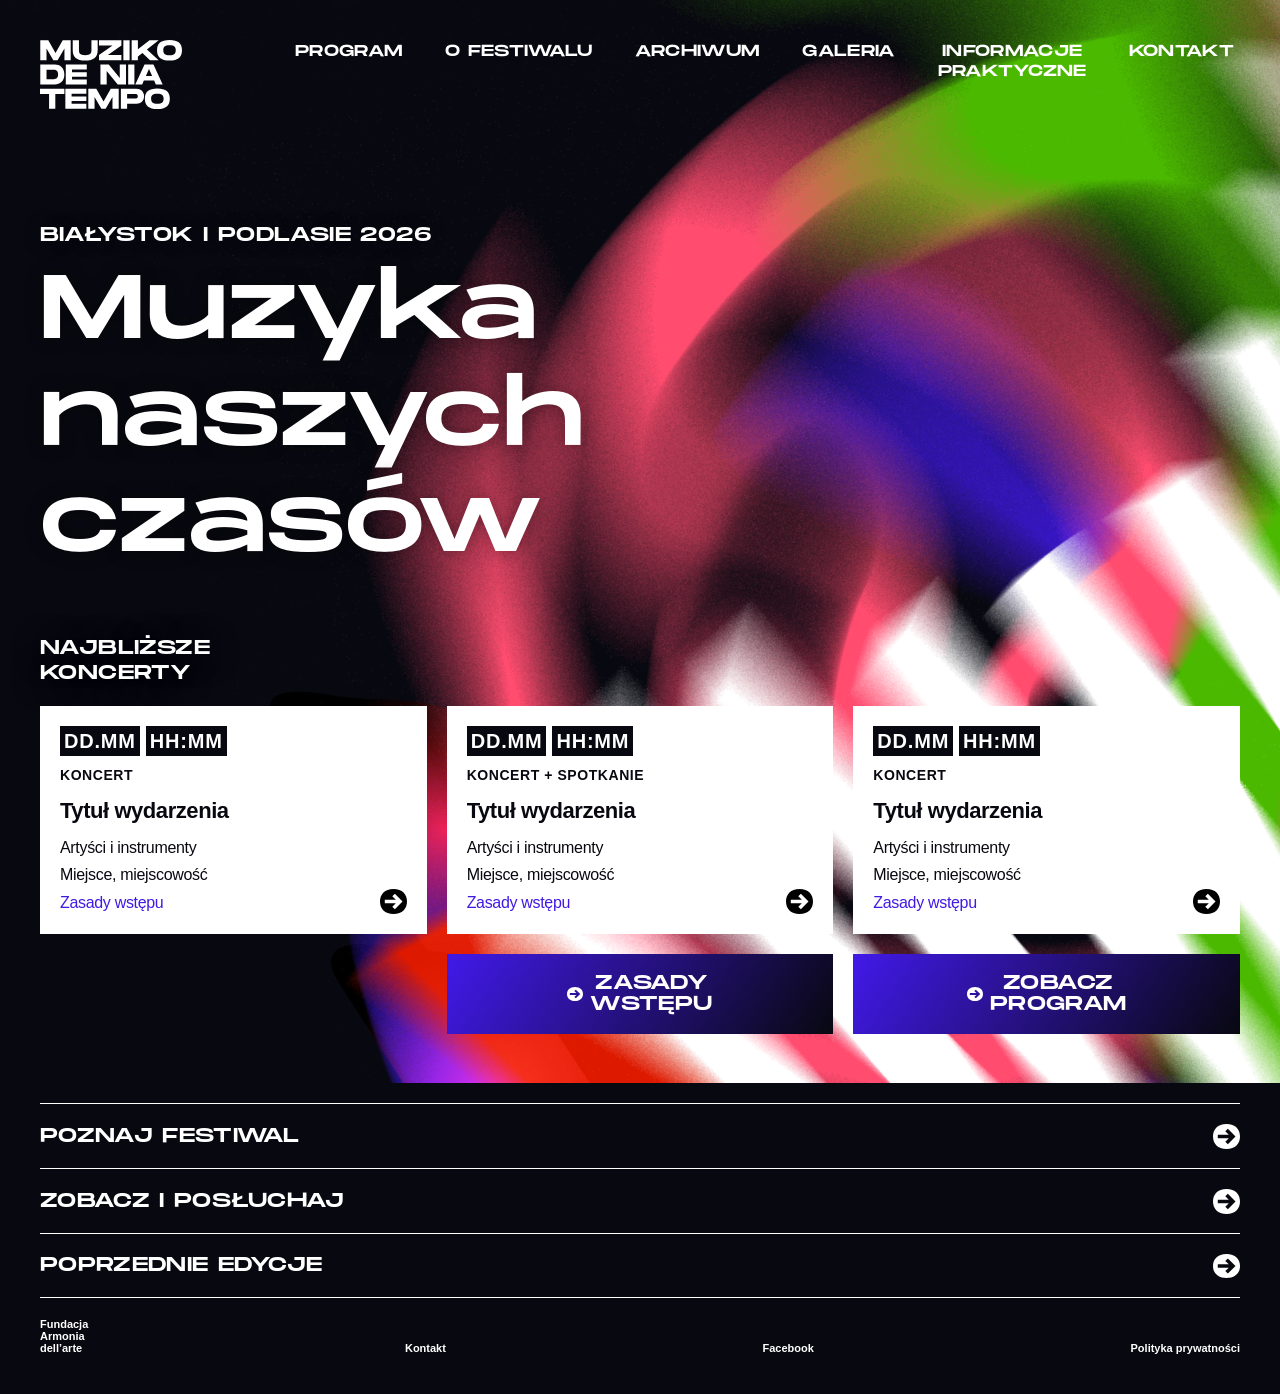
<file: index.html>
<!doctype html>
<html lang="pl">
  <head>
    <meta charset="UTF-8" />
    <meta name="viewport" content="width=device-width, initial-scale=1" />
    <meta name="theme-color" content="#080810" />
    <meta
      name="description"
      content="Muziko de nia tempo — spotkania z muzyką współczesną w Białymstoku i na Podlasiu."
    />
    <link rel="icon" href="assets/logo.svg" type="image/svg+xml" />
    <link rel="stylesheet" href="styles.css?v=20" />
    <script src="script.js" defer></script>
    <title>Muziko de nia tempo</title>
  </head>
  <body>
    <div class="site-shell">
      <div class="artwork artwork--hero" aria-hidden="true">
        <img src="assets/motif.png" alt="" />
      </div>
      <div class="artwork artwork--secondary" aria-hidden="true">
        <img src="assets/motif.png" alt="" />
      </div>
      <header class="site-header">
        <a class="brand" href="index.html" aria-label="Muziko de nia tempo — strona główna">
          <img src="assets/figma-logo-desktop.svg" alt="Muziko de nia tempo" />
        </a>

        <nav class="desktop-nav" aria-label="Główna nawigacja">
          <a href="program.html">Program</a>
          <a href="o-festiwalu.html">O festiwalu</a>
          <a href="archiwum.html">Archiwum</a>
          <a href="galeria.html">Galeria</a>
          <a href="informacje-praktyczne.html">Informacje<br />praktyczne</a>
          <a href="kontakt.html">Kontakt</a>
        </nav>

        <button class="menu-button" type="button" aria-expanded="false" aria-controls="mobile-menu">
          <img class="menu-button__open" src="assets/menu.svg" alt="" />
          <img class="menu-button__close" src="assets/figma-close.svg" alt="" />
          <span class="sr-only">Otwórz menu</span>
        </button>
      </header>

      <nav class="mobile-menu" id="mobile-menu" aria-hidden="true" aria-label="Menu mobilne">
        <div class="mobile-menu__links">
          <a href="program.html">Program</a>
          <a href="o-festiwalu.html">O festiwalu</a>
          <a href="archiwum.html">Archiwum</a>
          <a href="galeria.html">Galeria</a>
          <a href="informacje-praktyczne.html">Informacje<br />praktyczne</a>
          <a href="kontakt.html">Kontakt</a>
        </div>
        <div class="mobile-menu__footer">
          <div class="foundation">Fundacja<br />Armonia<br />dell’arte</div>
          <a href="kontakt.html">Kontakt</a>
          <a href="#facebook">Facebook</a>
          <a href="#polityka">Polityka prywatności</a>
        </div>
      </nav>

      <main id="start">
        <section class="hero" aria-labelledby="hero-title">
          <p class="eyebrow">Białystok i Podlasie 2026</p>
          <h1 id="hero-title">Muzyka<br />naszych<br />czasów</h1>
        </section>

        <section class="events" id="program" aria-labelledby="events-title">
          <h2 id="events-title"><span class="desktop-word">Najbliższe</span><span class="mobile-word">Najbliższy</span><br />koncert<span class="desktop-word">y</span></h2>

          <div class="events-grid">
            <a class="event-card event-card--one" href="wydarzenie.html">
              <div class="event-meta">
                <span>DD.MM</span>
                <span>HH:MM</span>
              </div>
              <p class="event-kind">Koncert</p>
              <h3>Tytuł wydarzenia</h3>
              <div class="event-details">
                <div>
                  <p class="mobile-only">Miejsce</p>
                  <p class="desktop-only">Artyści i instrumenty</p>
                  <p class="mobile-only">Wykonawcy</p>
                  <p class="desktop-only">Miejsce, miejscowość</p>
                  <p class="entry">Zasady wstępu</p>
                </div>
                <img src="assets/icon-arrow-figma.svg" alt="" />
              </div>
            </a>

            <a class="event-card event-card--two" href="wydarzenie.html">
              <div class="event-meta">
                <span>DD.MM</span>
                <span>HH:MM</span>
              </div>
              <p class="event-kind">Koncert + spotkanie</p>
              <h3>Tytuł wydarzenia</h3>
              <div class="event-details">
                <div>
                  <p>Artyści i instrumenty</p>
                  <p>Miejsce, miejscowość</p>
                  <p class="entry">Zasady wstępu</p>
                </div>
                <img src="assets/icon-arrow-figma.svg" alt="" />
              </div>
            </a>

            <a class="event-card event-card--three" href="wydarzenie.html">
              <div class="event-meta">
                <span>DD.MM</span>
                <span>HH:MM</span>
              </div>
              <p class="event-kind">Koncert</p>
              <h3>Tytuł wydarzenia</h3>
              <div class="event-details">
                <div>
                  <p>Artyści i instrumenty</p>
                  <p>Miejsce, miejscowość</p>
                  <p class="entry">Zasady wstępu</p>
                </div>
                <img src="assets/icon-arrow-figma.svg" alt="" />
              </div>
            </a>

            <a class="event-action event-action--entry" href="informacje-praktyczne.html">
              <img class="cta-icon" src="assets/icon-arrow-figma.svg" alt="" />
              <span>Zasady<br />wstępu</span>
            </a>
            <a class="event-action event-action--program" href="program.html">
              <img class="cta-icon" src="assets/icon-arrow-figma.svg" alt="" />
              <span>Zobacz<br />program</span>
            </a>
          </div>
        </section>

        <nav class="section-links" aria-label="Pozostałe części serwisu">
          <a id="o-festiwalu" href="o-festiwalu.html">
            <span>Poznaj festiwal</span>
            <img src="assets/icon-arrow-figma.svg" alt="" />
          </a>
          <a id="galeria" href="galeria.html">
            <span>Zobacz i posłuchaj</span>
            <img src="assets/icon-arrow-figma.svg" alt="" />
          </a>
          <a id="archiwum" href="archiwum.html">
            <span>Poprzednie edycje</span>
            <img src="assets/icon-arrow-figma.svg" alt="" />
          </a>
        </nav>
      </main>

      <footer class="site-footer" id="kontakt">
        <div class="foundation">Fundacja<br />Armonia<br />dell’arte</div>
        <a href="kontakt.html">Kontakt</a>
        <a id="facebook" href="#facebook">Facebook</a>
        <a id="polityka" href="#polityka">Polityka prywatności</a>
      </footer>

      <span id="informacje" class="anchor"></span>
      <span id="wydarzenie-1" class="anchor"></span>
      <span id="wydarzenie-2" class="anchor"></span>
      <span id="wydarzenie-3" class="anchor"></span>
    </div>
  </body>
</html>
</file>
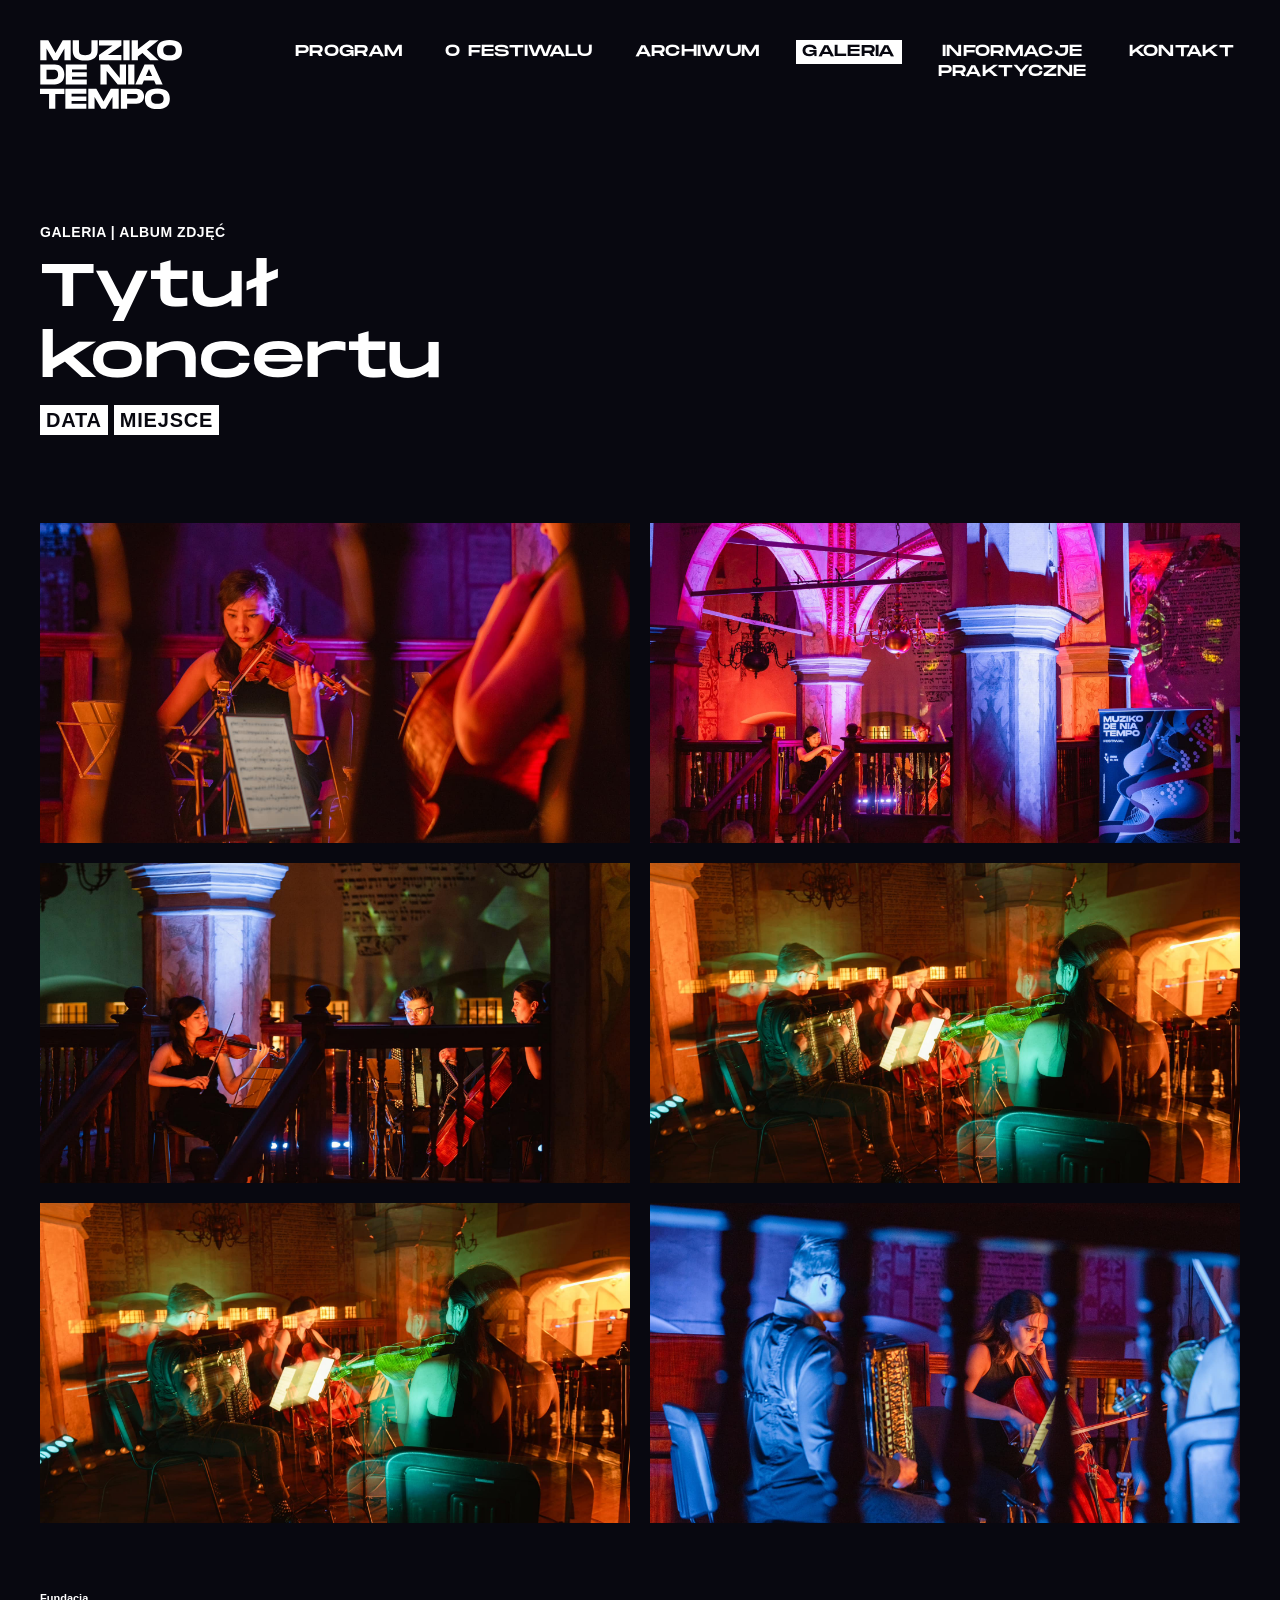
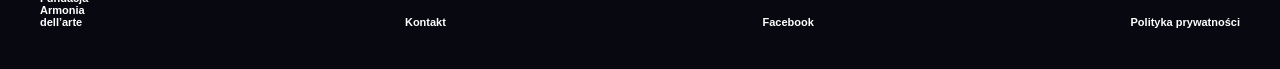
<file: album-zdjec.html>
<!doctype html>
<html lang="pl">
  <head><meta charset="UTF-8" /><meta name="viewport" content="width=device-width, initial-scale=1" /><meta name="theme-color" content="#080810" /><meta name="description" content="Album zdjęć z koncertu festiwalu Muziko de nia tempo." /><link rel="icon" href="assets/logo.svg" type="image/svg+xml" /><link rel="stylesheet" href="styles.css?v=20" /><script src="script.js" defer></script><title>Tytuł koncertu — Galeria — Muziko de nia tempo</title></head>
  <body class="inner-page gallery-album-page">
    <div class="site-shell subpage-shell album-shell"><div class="top-fade" aria-hidden="true"><img src="assets/top-fade.png" alt="" /></div>
      <header class="site-header"><a class="brand" href="index.html" aria-label="Muziko de nia tempo — strona główna"><img src="assets/figma-logo-desktop.svg" alt="Muziko de nia tempo" /></a><nav class="desktop-nav" aria-label="Główna nawigacja"><a href="program.html">Program</a><a href="o-festiwalu.html">O festiwalu</a><a href="archiwum.html">Archiwum</a><a class="is-active" aria-current="page" href="galeria.html">Galeria</a><a href="informacje-praktyczne.html">Informacje<br />praktyczne</a><a href="kontakt.html">Kontakt</a></nav><button class="menu-button" type="button" aria-expanded="false" aria-controls="mobile-menu"><img class="menu-button__open" src="assets/menu.svg" alt="" /><img class="menu-button__close" src="assets/figma-close.svg" alt="" /><span class="sr-only">Otwórz menu</span></button></header>
      <nav class="mobile-menu" id="mobile-menu" aria-hidden="true" aria-label="Menu mobilne"><div class="mobile-menu__links"><a href="program.html">Program</a><a href="o-festiwalu.html">O festiwalu</a><a href="archiwum.html">Archiwum</a><a aria-current="page" href="galeria.html">Galeria</a><a href="informacje-praktyczne.html">Informacje<br />praktyczne</a><a href="kontakt.html">Kontakt</a></div><div class="mobile-menu__footer"><div class="foundation">Fundacja<br />Armonia<br />dell’arte</div><a href="kontakt.html">Kontakt</a><a href="#facebook">Facebook</a><a href="#polityka">Polityka prywatności</a></div></nav>
      <main class="album-main">
        <header class="album-hero"><p class="album-kicker">Galeria | album zdjęć</p><h1><span>Tytuł</span><span>koncertu</span></h1><div class="album-tags" aria-label="Informacje o koncercie"><span>Data</span><span>Miejsce</span></div></header>
        <section class="album-gallery" aria-label="Zdjęcia z koncertu"><div class="album-grid">
          <figure class="album-photo album-photo--1"><img src="assets/album-1.png" alt="Skrzypaczka podczas koncertu" /></figure>
          <figure class="album-photo album-photo--2"><img src="assets/album-2.png" alt="Wnętrze miejsca koncertu w kolorowym świetle" /></figure>
          <figure class="album-photo album-photo--3"><img src="assets/album-3.png" alt="Muzycy na scenie podczas koncertu" /></figure>
          <figure class="album-photo album-photo--4"><img src="assets/album-4.png" alt="Zespół kameralny podczas występu" /></figure>
          <figure class="album-photo album-photo--repeat" aria-hidden="true"><img src="assets/album-3.png" alt="" /></figure>
          <figure class="album-photo album-photo--5"><img src="assets/album-5.png" alt="Artyści podczas koncertu" /></figure>
        </div></section>
      </main>
      <footer class="site-footer"><div class="foundation">Fundacja<br />Armonia<br />dell’arte</div><a href="kontakt.html">Kontakt</a><a id="facebook" href="#facebook">Facebook</a><a id="polityka" href="#polityka">Polityka prywatności</a></footer>
    </div>
  </body>
</html>
</file>
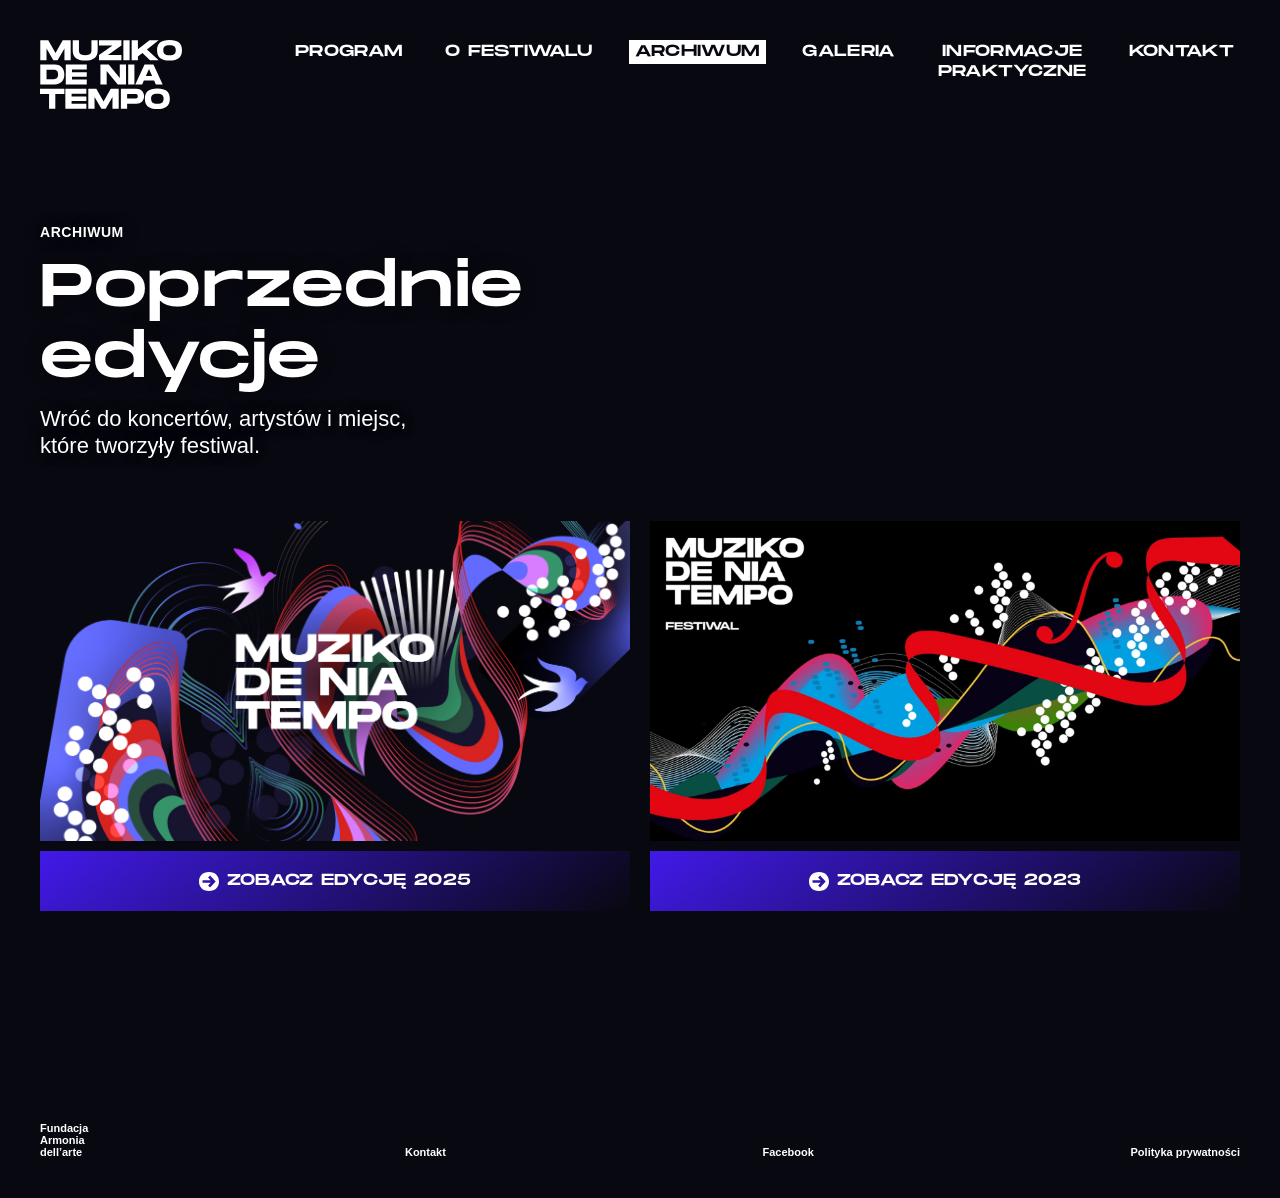
<file: archiwum.html>
<!doctype html>
<html lang="pl">
  <head><meta charset="UTF-8" /><meta name="viewport" content="width=device-width, initial-scale=1" /><meta name="theme-color" content="#080810" /><meta name="description" content="Poprzednie edycje festiwalu Muziko de nia tempo." /><link rel="icon" href="assets/logo.svg" type="image/svg+xml" /><link rel="stylesheet" href="styles.css?v=20" /><script src="script.js" defer></script><title>Archiwum — Muziko de nia tempo</title></head>
  <body class="inner-page archive-page">
    <div class="site-shell subpage-shell"><div class="top-fade" aria-hidden="true"><img src="assets/top-fade.png" alt="" /></div>
      <header class="site-header"><a class="brand" href="index.html" aria-label="Muziko de nia tempo — strona główna"><img src="assets/figma-logo-desktop.svg" alt="Muziko de nia tempo" /></a><nav class="desktop-nav" aria-label="Główna nawigacja"><a href="program.html">Program</a><a href="o-festiwalu.html">O festiwalu</a><a class="is-active" aria-current="page" href="archiwum.html">Archiwum</a><a href="galeria.html">Galeria</a><a href="informacje-praktyczne.html">Informacje<br />praktyczne</a><a href="kontakt.html">Kontakt</a></nav><button class="menu-button" type="button" aria-expanded="false" aria-controls="mobile-menu"><img class="menu-button__open" src="assets/menu.svg" alt="" /><img class="menu-button__close" src="assets/figma-close.svg" alt="" /><span class="sr-only">Otwórz menu</span></button></header>
      <nav class="mobile-menu" id="mobile-menu" aria-hidden="true" aria-label="Menu mobilne"><div class="mobile-menu__links"><a href="program.html">Program</a><a href="o-festiwalu.html">O festiwalu</a><a aria-current="page" href="archiwum.html">Archiwum</a><a href="galeria.html">Galeria</a><a href="informacje-praktyczne.html">Informacje<br />praktyczne</a><a href="kontakt.html">Kontakt</a></div><div class="mobile-menu__footer"><div class="foundation">Fundacja<br />Armonia<br />dell’arte</div><a href="kontakt.html">Kontakt</a><a href="#facebook">Facebook</a><a href="#polityka">Polityka prywatności</a></div></nav>
      <main class="subpage-main"><header class="page-hero"><p class="page-kicker">Archiwum</p><h1>Poprzednie<br />edycje</h1><p class="page-lead">Wróć do koncertów, artystów i miejsc,<br />które tworzyły festiwal.</p></header>
        <div class="archive-grid"><article class="archive-card"><img src="assets/archive-2025.png" alt="Identyfikacja wizualna edycji 2025" /><a href="#"><img class="cta-icon" src="assets/icon-arrow-figma.svg" alt="" /><span>Zobacz edycję 2025</span></a></article><article class="archive-card"><img src="assets/archive-2023.png" alt="Identyfikacja wizualna edycji 2023" /><a href="#"><img class="cta-icon" src="assets/icon-arrow-figma.svg" alt="" /><span>Zobacz edycję 2023</span></a></article></div>
      </main>
      <footer class="site-footer"><div class="foundation">Fundacja<br />Armonia<br />dell’arte</div><a href="kontakt.html">Kontakt</a><a id="facebook" href="#facebook">Facebook</a><a id="polityka" href="#polityka">Polityka prywatności</a></footer>
    </div>
  </body>
</html>
</file>
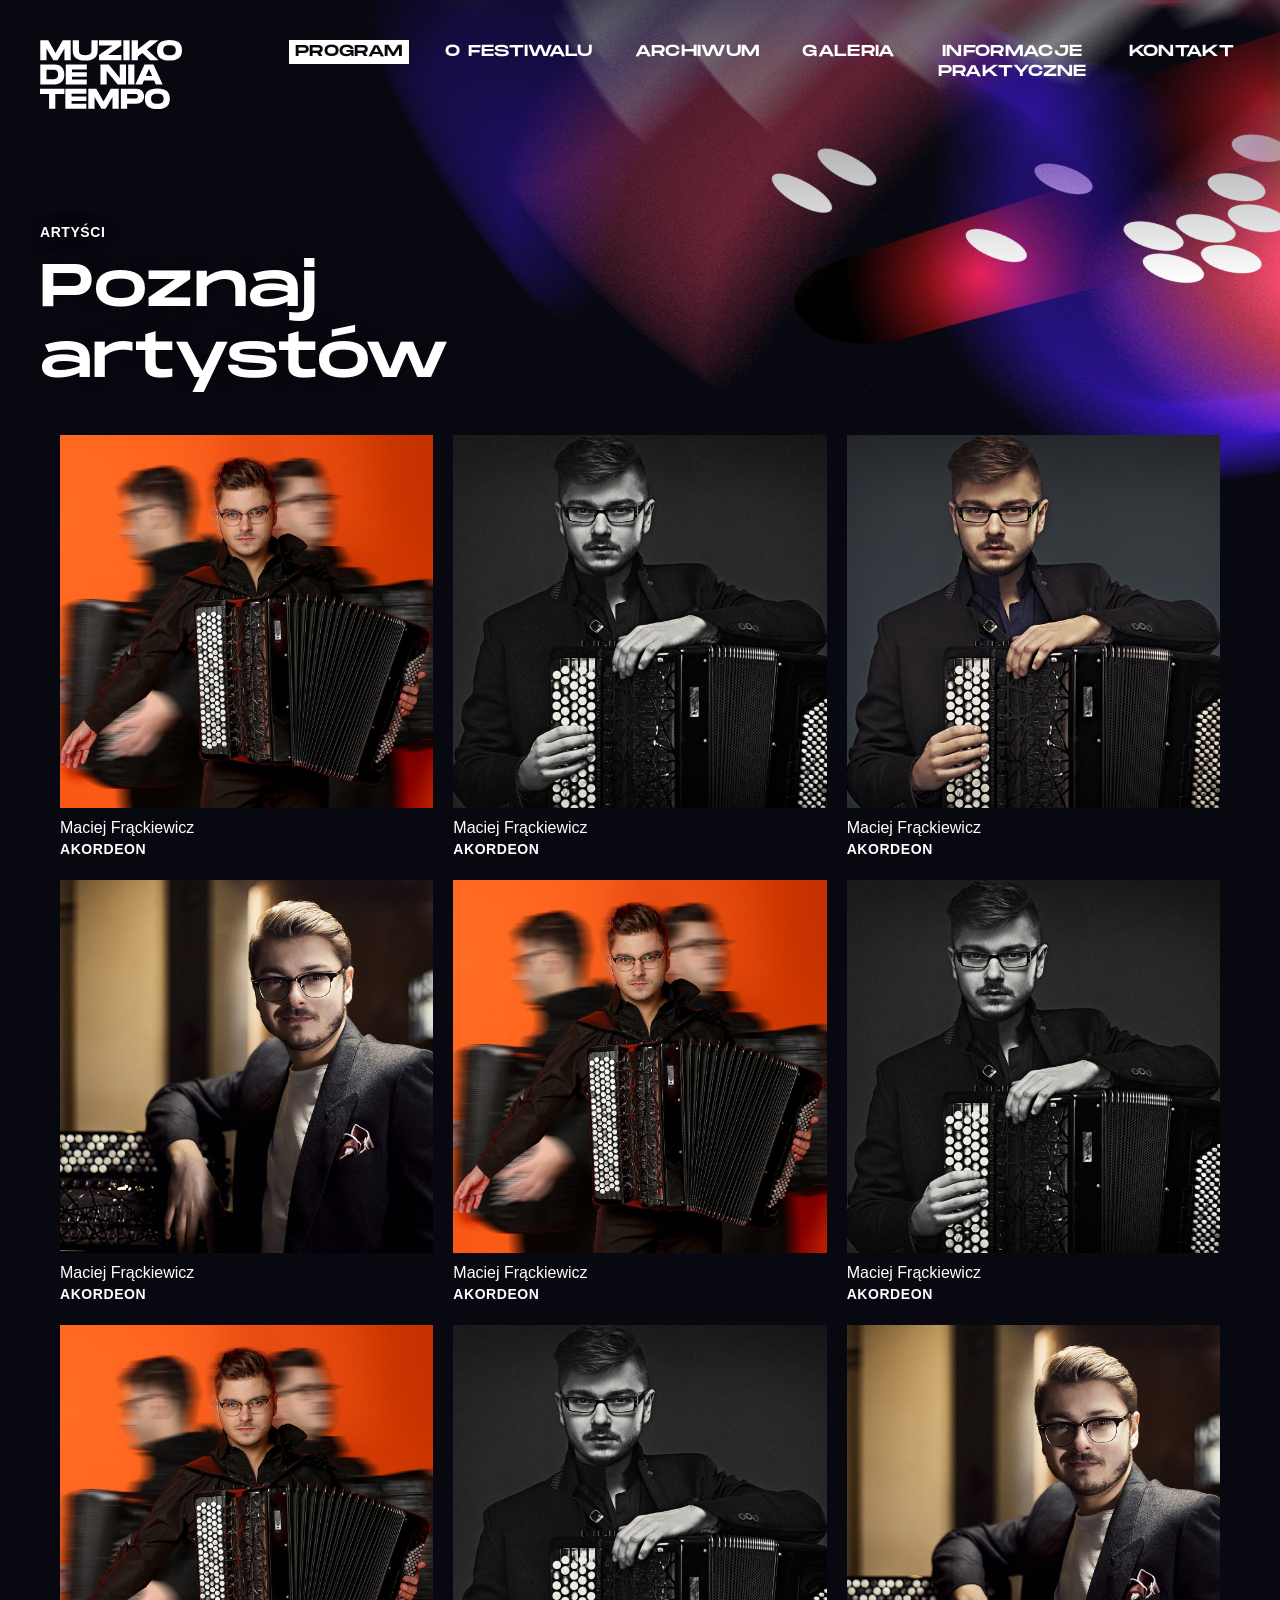
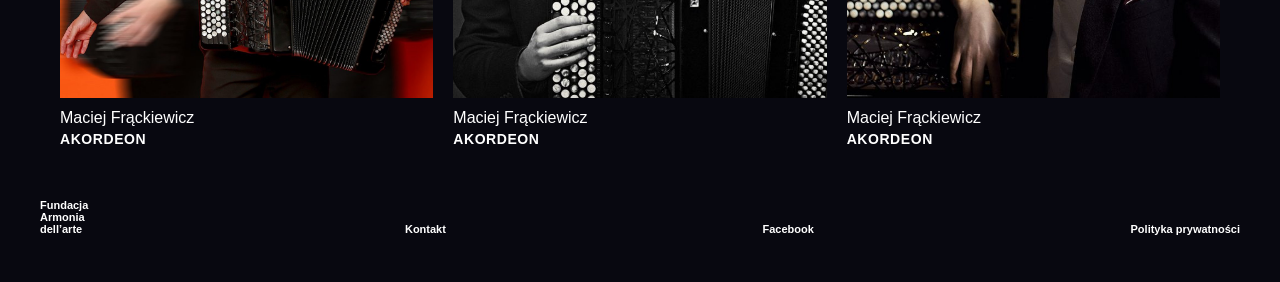
<file: artysci.html>
<!doctype html>
<html lang="pl">
  <head>
    <meta charset="UTF-8" />
    <meta name="viewport" content="width=device-width, initial-scale=1" />
    <meta name="theme-color" content="#080810" />
    <meta name="description" content="Artyści festiwalu Muziko de nia tempo." />
    <link rel="icon" href="assets/logo.svg" type="image/svg+xml" />
    <link rel="stylesheet" href="styles.css?v=20" />
    <script src="script.js?v=2" defer></script>
    <title>Poznaj artystów — Muziko de nia tempo</title>
  </head>
  <body class="inner-page artists-page">
    <div class="site-shell subpage-shell artists-shell">
      <div class="subpage-artwork" aria-hidden="true"><img src="assets/motif.png" alt="" /></div>
      <div class="top-fade" aria-hidden="true"><img src="assets/top-fade.png" alt="" /></div>

      <header class="site-header">
        <a class="brand" href="index.html" aria-label="Muziko de nia tempo — strona główna"><img src="assets/figma-logo-desktop.svg" alt="Muziko de nia tempo" /></a>
        <nav class="desktop-nav" aria-label="Główna nawigacja">
          <a class="is-active" aria-current="page" href="program.html">Program</a><a href="o-festiwalu.html">O festiwalu</a><a href="archiwum.html">Archiwum</a><a href="galeria.html">Galeria</a><a href="informacje-praktyczne.html">Informacje<br />praktyczne</a><a href="kontakt.html">Kontakt</a>
        </nav>
        <button class="menu-button" type="button" aria-expanded="false" aria-controls="mobile-menu"><img class="menu-button__open" src="assets/menu.svg" alt="" /><img class="menu-button__close" src="assets/figma-close.svg" alt="" /><span class="sr-only">Otwórz menu</span></button>
      </header>

      <nav class="mobile-menu" id="mobile-menu" aria-hidden="true" aria-label="Menu mobilne">
        <div class="mobile-menu__links"><a aria-current="page" href="program.html">Program</a><a href="o-festiwalu.html">O festiwalu</a><a href="archiwum.html">Archiwum</a><a href="galeria.html">Galeria</a><a href="informacje-praktyczne.html">Informacje<br />praktyczne</a><a href="kontakt.html">Kontakt</a></div>
        <div class="mobile-menu__footer"><div class="foundation">Fundacja<br />Armonia<br />dell’arte</div><a href="kontakt.html">Kontakt</a><a href="#facebook">Facebook</a><a href="#polityka">Polityka prywatności</a></div>
      </nav>

      <main class="subpage-main">
        <header class="page-hero"><p class="page-kicker">Artyści</p><h1>Poznaj<br />artystów</h1></header>
        <section class="artists-directory" aria-label="Artyści festiwalu">
          <div class="artists-directory__grid">
            <article class="artist-card">
              <button class="artist-card__visual" type="button" aria-expanded="false"><img src="assets/event-main.png" alt="Maciej Frąckiewicz z akordeonem" /><span class="artist-card__shade" aria-hidden="true"></span><span class="artist-card__bio">Krótki opis: Lorem ipsum dolor sit amet, consectetur adipiscing elit, sed do eiusmod tempor incididunt ut labore et dolore magna aliqua. Ut enim ad minim veniam, quis nostrud exercitation ullamco laboris nisi ut aliquip ex ea commodo consequat. Duis aute irure dolor in reprehenderit in voluptate velit esse cillum dolore eu fugiat nulla pariatur. Excepteur sint occaecat cupidatat non proident, sunt in culpa qui officia deserunt mollit anim id est laborum.</span></button>
              <h2>Maciej Frąckiewicz</h2><p>Akordeon</p>
            </article>
            <article class="artist-card">
              <button class="artist-card__visual" type="button" aria-expanded="false"><img src="assets/event-artist-2.png" alt="Maciej Frąckiewicz z akordeonem" /><span class="artist-card__shade" aria-hidden="true"></span><span class="artist-card__bio">Krótki opis: Lorem ipsum dolor sit amet, consectetur adipiscing elit, sed do eiusmod tempor incididunt ut labore et dolore magna aliqua. Ut enim ad minim veniam, quis nostrud exercitation ullamco laboris nisi ut aliquip ex ea commodo consequat. Duis aute irure dolor in reprehenderit in voluptate velit esse cillum dolore eu fugiat nulla pariatur. Excepteur sint occaecat cupidatat non proident, sunt in culpa qui officia deserunt mollit anim id est laborum.</span></button>
              <h2>Maciej Frąckiewicz</h2><p>Akordeon</p>
            </article>
            <article class="artist-card">
              <button class="artist-card__visual" type="button" aria-expanded="false"><img src="assets/event-artist-3.png" alt="Maciej Frąckiewicz z akordeonem" /><span class="artist-card__shade" aria-hidden="true"></span><span class="artist-card__bio">Krótki opis: Lorem ipsum dolor sit amet, consectetur adipiscing elit, sed do eiusmod tempor incididunt ut labore et dolore magna aliqua. Ut enim ad minim veniam, quis nostrud exercitation ullamco laboris nisi ut aliquip ex ea commodo consequat. Duis aute irure dolor in reprehenderit in voluptate velit esse cillum dolore eu fugiat nulla pariatur. Excepteur sint occaecat cupidatat non proident, sunt in culpa qui officia deserunt mollit anim id est laborum.</span></button>
              <h2>Maciej Frąckiewicz</h2><p>Akordeon</p>
            </article>
            <article class="artist-card">
              <button class="artist-card__visual" type="button" aria-expanded="false"><img src="assets/event-artist-4.png" alt="Maciej Frąckiewicz z akordeonem" /><span class="artist-card__shade" aria-hidden="true"></span><span class="artist-card__bio">Krótki opis: Lorem ipsum dolor sit amet, consectetur adipiscing elit, sed do eiusmod tempor incididunt ut labore et dolore magna aliqua. Ut enim ad minim veniam, quis nostrud exercitation ullamco laboris nisi ut aliquip ex ea commodo consequat. Duis aute irure dolor in reprehenderit in voluptate velit esse cillum dolore eu fugiat nulla pariatur. Excepteur sint occaecat cupidatat non proident, sunt in culpa qui officia deserunt mollit anim id est laborum.</span></button>
              <h2>Maciej Frąckiewicz</h2><p>Akordeon</p>
            </article>
            <article class="artist-card">
              <button class="artist-card__visual" type="button" aria-expanded="false"><img src="assets/event-main.png" alt="Maciej Frąckiewicz z akordeonem" /><span class="artist-card__shade" aria-hidden="true"></span><span class="artist-card__bio">Krótki opis: Lorem ipsum dolor sit amet, consectetur adipiscing elit, sed do eiusmod tempor incididunt ut labore et dolore magna aliqua. Ut enim ad minim veniam, quis nostrud exercitation ullamco laboris nisi ut aliquip ex ea commodo consequat. Duis aute irure dolor in reprehenderit in voluptate velit esse cillum dolore eu fugiat nulla pariatur. Excepteur sint occaecat cupidatat non proident, sunt in culpa qui officia deserunt mollit anim id est laborum.</span></button>
              <h2>Maciej Frąckiewicz</h2><p>Akordeon</p>
            </article>
            <article class="artist-card">
              <button class="artist-card__visual" type="button" aria-expanded="false"><img src="assets/event-artist-2.png" alt="Maciej Frąckiewicz z akordeonem" /><span class="artist-card__shade" aria-hidden="true"></span><span class="artist-card__bio">Krótki opis: Lorem ipsum dolor sit amet, consectetur adipiscing elit, sed do eiusmod tempor incididunt ut labore et dolore magna aliqua. Ut enim ad minim veniam, quis nostrud exercitation ullamco laboris nisi ut aliquip ex ea commodo consequat. Duis aute irure dolor in reprehenderit in voluptate velit esse cillum dolore eu fugiat nulla pariatur. Excepteur sint occaecat cupidatat non proident, sunt in culpa qui officia deserunt mollit anim id est laborum.</span></button>
              <h2>Maciej Frąckiewicz</h2><p>Akordeon</p>
            </article>
            <article class="artist-card">
              <button class="artist-card__visual" type="button" aria-expanded="false"><img src="assets/event-main.png" alt="Maciej Frąckiewicz z akordeonem" /><span class="artist-card__shade" aria-hidden="true"></span><span class="artist-card__bio">Krótki opis: Lorem ipsum dolor sit amet, consectetur adipiscing elit, sed do eiusmod tempor incididunt ut labore et dolore magna aliqua. Ut enim ad minim veniam, quis nostrud exercitation ullamco laboris nisi ut aliquip ex ea commodo consequat. Duis aute irure dolor in reprehenderit in voluptate velit esse cillum dolore eu fugiat nulla pariatur. Excepteur sint occaecat cupidatat non proident, sunt in culpa qui officia deserunt mollit anim id est laborum.</span></button>
              <h2>Maciej Frąckiewicz</h2><p>Akordeon</p>
            </article>
            <article class="artist-card">
              <button class="artist-card__visual" type="button" aria-expanded="false"><img src="assets/event-artist-2.png" alt="Maciej Frąckiewicz z akordeonem" /><span class="artist-card__shade" aria-hidden="true"></span><span class="artist-card__bio">Krótki opis: Lorem ipsum dolor sit amet, consectetur adipiscing elit, sed do eiusmod tempor incididunt ut labore et dolore magna aliqua. Ut enim ad minim veniam, quis nostrud exercitation ullamco laboris nisi ut aliquip ex ea commodo consequat. Duis aute irure dolor in reprehenderit in voluptate velit esse cillum dolore eu fugiat nulla pariatur. Excepteur sint occaecat cupidatat non proident, sunt in culpa qui officia deserunt mollit anim id est laborum.</span></button>
              <h2>Maciej Frąckiewicz</h2><p>Akordeon</p>
            </article>
            <article class="artist-card">
              <button class="artist-card__visual" type="button" aria-expanded="false"><img src="assets/event-artist-4.png" alt="Maciej Frąckiewicz z akordeonem" /><span class="artist-card__shade" aria-hidden="true"></span><span class="artist-card__bio">Krótki opis: Lorem ipsum dolor sit amet, consectetur adipiscing elit, sed do eiusmod tempor incididunt ut labore et dolore magna aliqua. Ut enim ad minim veniam, quis nostrud exercitation ullamco laboris nisi ut aliquip ex ea commodo consequat. Duis aute irure dolor in reprehenderit in voluptate velit esse cillum dolore eu fugiat nulla pariatur. Excepteur sint occaecat cupidatat non proident, sunt in culpa qui officia deserunt mollit anim id est laborum.</span></button>
              <h2>Maciej Frąckiewicz</h2><p>Akordeon</p>
            </article>
          </div>
        </section>
      </main>

      <footer class="site-footer"><div class="foundation">Fundacja<br />Armonia<br />dell’arte</div><a href="kontakt.html">Kontakt</a><a id="facebook" href="#facebook">Facebook</a><a id="polityka" href="#polityka">Polityka prywatności</a></footer>
    </div>
  </body>
</html>
</file>
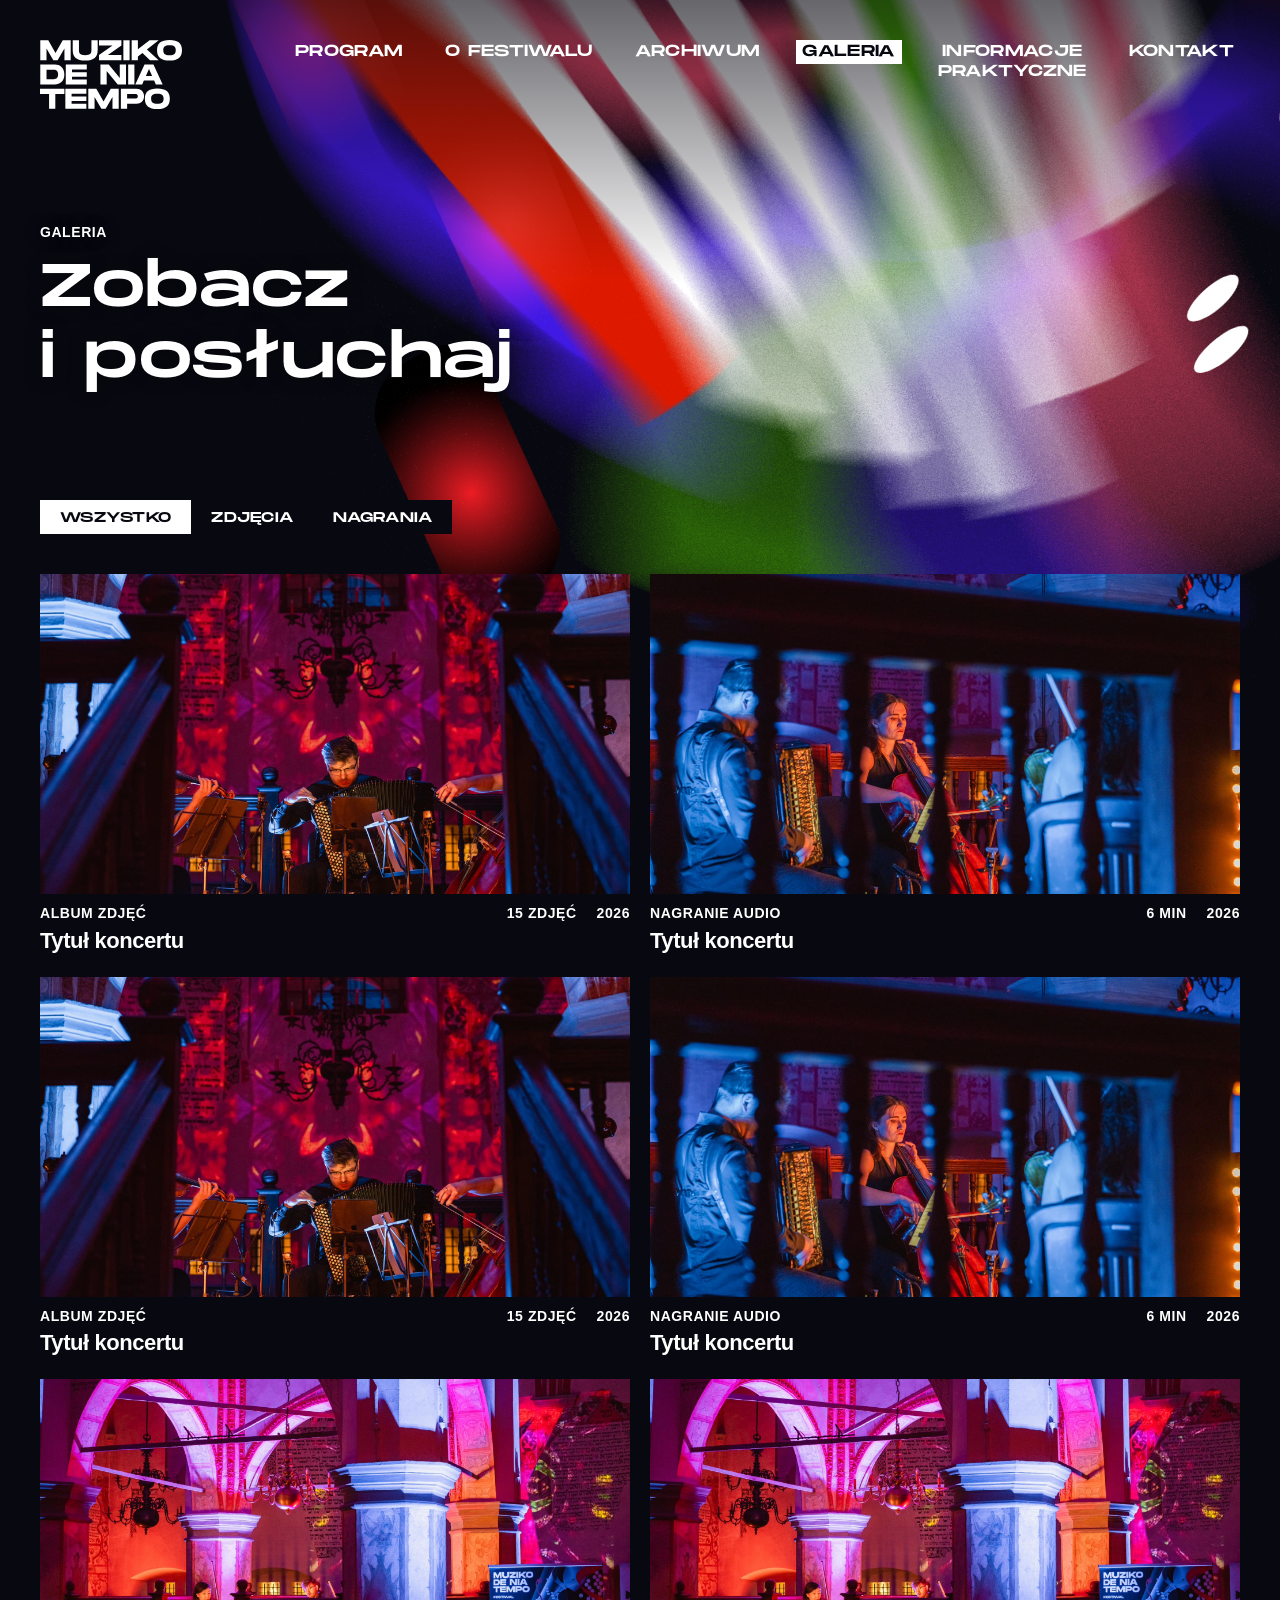
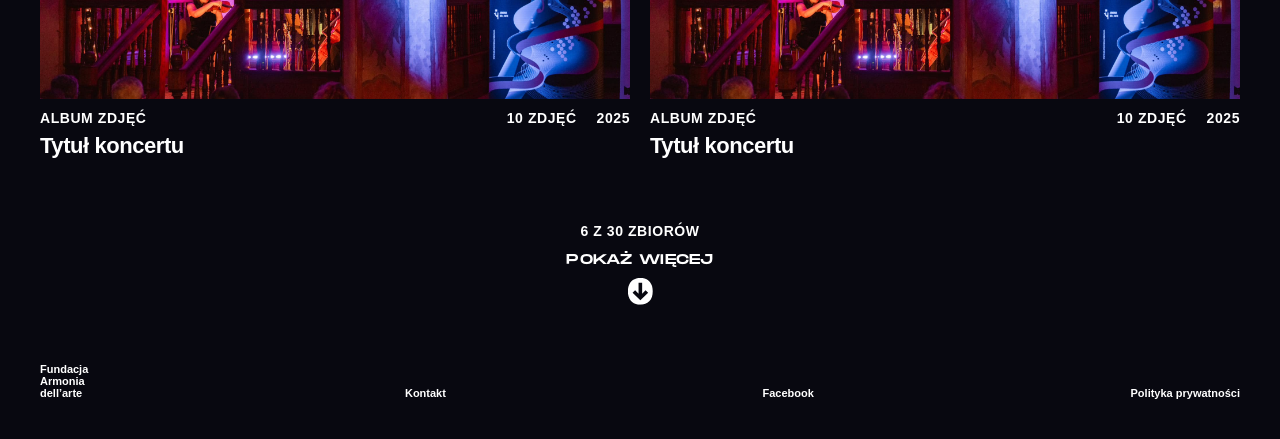
<file: galeria.html>
<!doctype html>
<html lang="pl">
  <head><meta charset="UTF-8" /><meta name="viewport" content="width=device-width, initial-scale=1" /><meta name="theme-color" content="#080810" /><meta name="description" content="Zdjęcia i nagrania z festiwalu Muziko de nia tempo." /><link rel="icon" href="assets/logo.svg" type="image/svg+xml" /><link rel="stylesheet" href="styles.css?v=20" /><script src="script.js" defer></script><title>Galeria — Muziko de nia tempo</title></head>
  <body class="inner-page gallery-page">
    <div class="site-shell subpage-shell"><div class="subpage-artwork" aria-hidden="true"><img src="assets/motif.png" alt="" /></div><div class="top-fade" aria-hidden="true"><img src="assets/top-fade.png" alt="" /></div>
      <header class="site-header"><a class="brand" href="index.html" aria-label="Muziko de nia tempo — strona główna"><img src="assets/figma-logo-desktop.svg" alt="Muziko de nia tempo" /></a><nav class="desktop-nav" aria-label="Główna nawigacja"><a href="program.html">Program</a><a href="o-festiwalu.html">O festiwalu</a><a href="archiwum.html">Archiwum</a><a class="is-active" aria-current="page" href="galeria.html">Galeria</a><a href="informacje-praktyczne.html">Informacje<br />praktyczne</a><a href="kontakt.html">Kontakt</a></nav><button class="menu-button" type="button" aria-expanded="false" aria-controls="mobile-menu"><img class="menu-button__open" src="assets/menu.svg" alt="" /><img class="menu-button__close" src="assets/figma-close.svg" alt="" /><span class="sr-only">Otwórz menu</span></button></header>
      <nav class="mobile-menu" id="mobile-menu" aria-hidden="true" aria-label="Menu mobilne"><div class="mobile-menu__links"><a href="program.html">Program</a><a href="o-festiwalu.html">O festiwalu</a><a href="archiwum.html">Archiwum</a><a aria-current="page" href="galeria.html">Galeria</a><a href="informacje-praktyczne.html">Informacje<br />praktyczne</a><a href="kontakt.html">Kontakt</a></div><div class="mobile-menu__footer"><div class="foundation">Fundacja<br />Armonia<br />dell’arte</div><a href="kontakt.html">Kontakt</a><a href="#facebook">Facebook</a><a href="#polityka">Polityka prywatności</a></div></nav>
      <main class="subpage-main"><header class="page-hero"><p class="page-kicker">Galeria</p><h1>Zobacz<br />i posłuchaj</h1></header>
        <section class="gallery-section"><div class="filter-tabs gallery-tabs" role="group" aria-label="Filtr galerii"><button class="is-selected" type="button" data-filter="all">Wszystko</button><button type="button" data-filter="photo">Zdjęcia</button><button type="button" data-filter="audio">Nagrania</button></div>
          <div class="gallery-grid">
            <a class="gallery-card" data-kind="photo" href="album-zdjec.html"><img src="assets/gallery-2.png" alt="Koncert w zabytkowym wnętrzu" /><div class="gallery-meta"><span>Album zdjęć</span><span>15 zdjęć</span><span>2026</span></div><h2>Tytuł koncertu</h2></a>
            <article class="gallery-card" data-kind="audio"><img src="assets/gallery-1.png" alt="Muzycy i publiczność podczas koncertu" /><div class="gallery-meta"><span>Nagranie audio</span><span>6 min</span><span>2026</span></div><h2>Tytuł koncertu</h2></article>
            <article class="gallery-card" data-kind="photo"><img src="assets/gallery-2.png" alt="Koncert w zabytkowym wnętrzu" /><div class="gallery-meta"><span>Album zdjęć</span><span>15 zdjęć</span><span>2026</span></div><h2>Tytuł koncertu</h2></article>
            <article class="gallery-card" data-kind="audio"><img src="assets/gallery-1.png" alt="Muzycy i publiczność podczas koncertu" /><div class="gallery-meta"><span>Nagranie audio</span><span>6 min</span><span>2026</span></div><h2>Tytuł koncertu</h2></article>
            <article class="gallery-card" data-kind="photo"><img src="assets/gallery-3.png" alt="Muzyk podczas koncertu" /><div class="gallery-meta"><span>Album zdjęć</span><span>10 zdjęć</span><span>2025</span></div><h2>Tytuł koncertu</h2></article>
            <article class="gallery-card" data-kind="photo"><img src="assets/gallery-3.png" alt="Muzyk podczas koncertu" /><div class="gallery-meta"><span>Album zdjęć</span><span>10 zdjęć</span><span>2025</span></div><h2>Tytuł koncertu</h2></article>
          </div>
          <div class="load-more gallery-more"><p>6 z 30 zbiorów</p><button type="button">Pokaż więcej<img src="assets/icon-arrow-figma.svg" alt="" /></button></div>
        </section>
      </main>
      <footer class="site-footer"><div class="foundation">Fundacja<br />Armonia<br />dell’arte</div><a href="kontakt.html">Kontakt</a><a id="facebook" href="#facebook">Facebook</a><a id="polityka" href="#polityka">Polityka prywatności</a></footer>
    </div>
  </body>
</html>
</file>
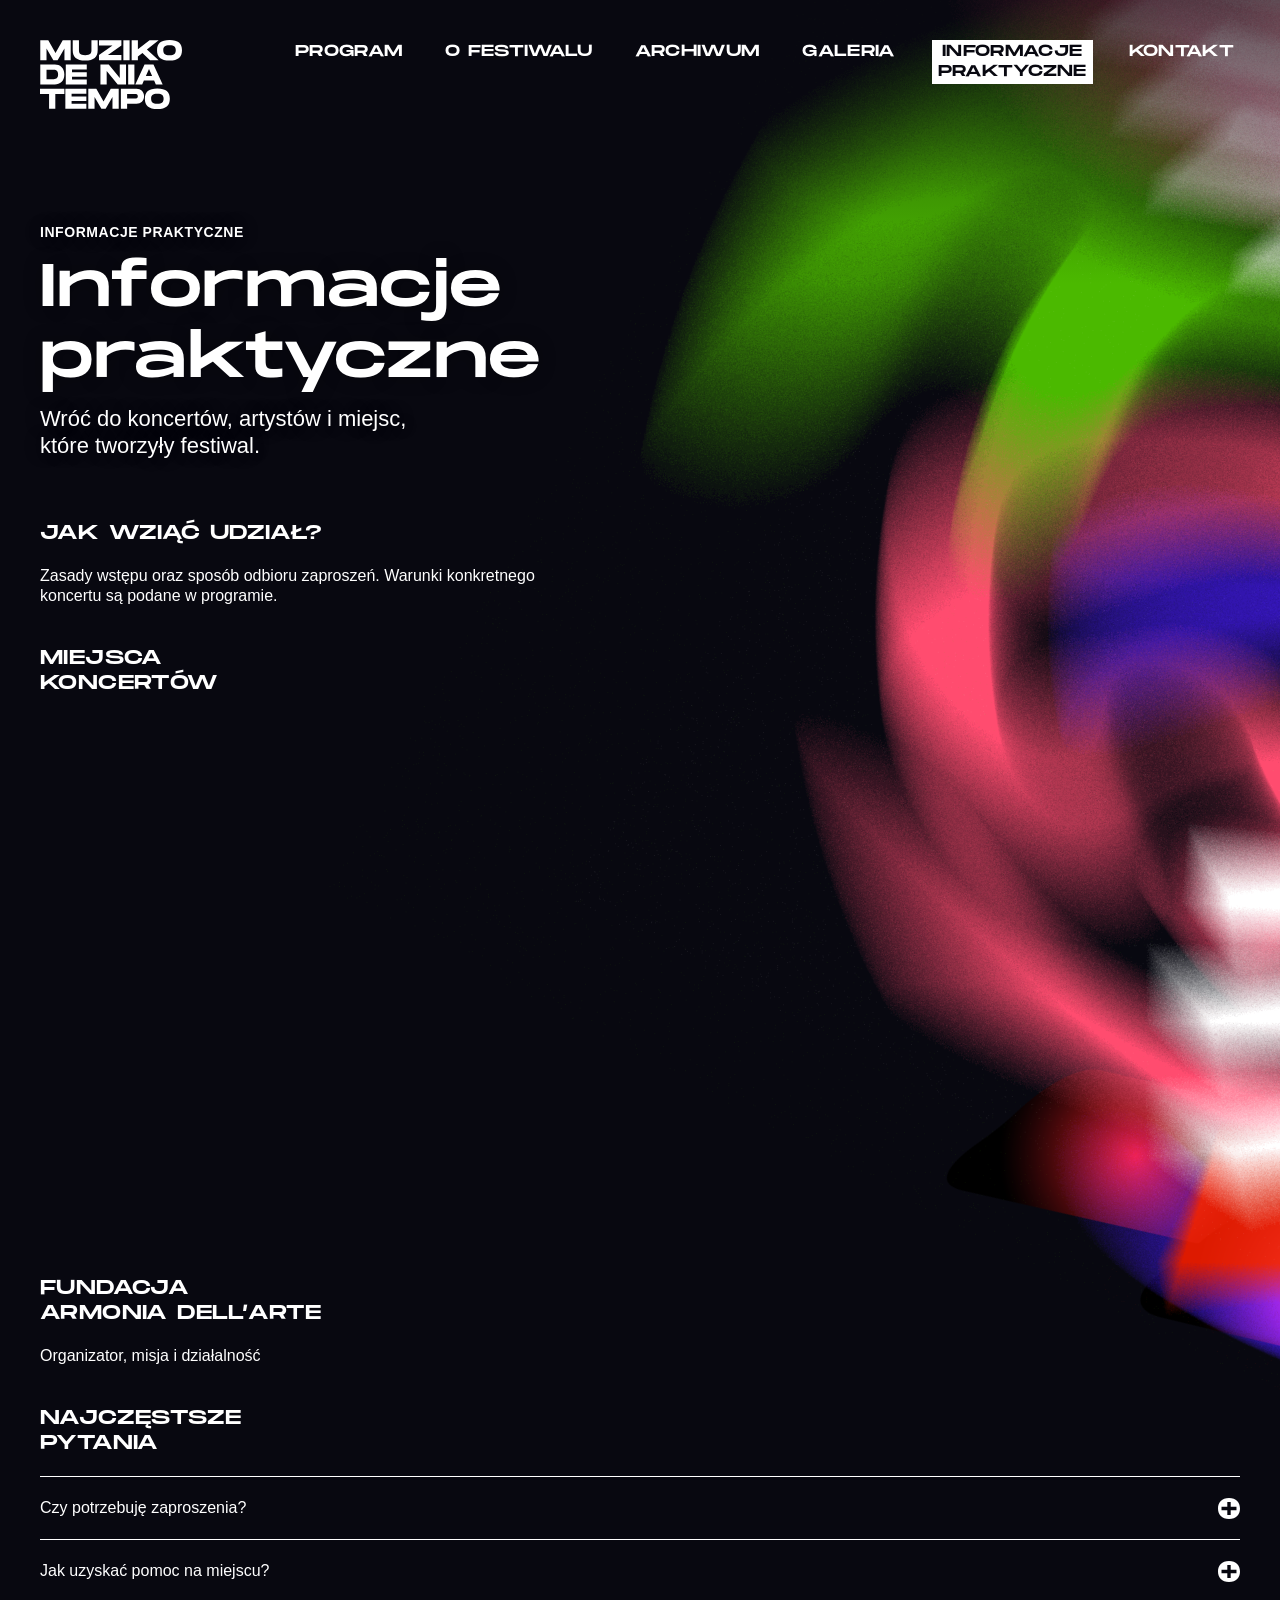
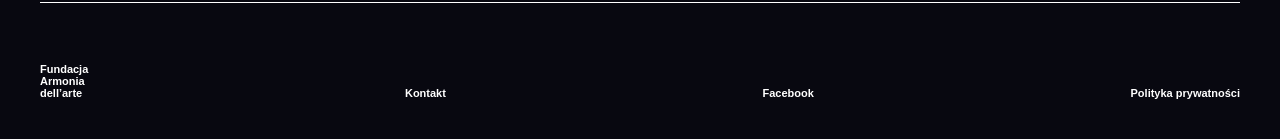
<file: informacje-praktyczne.html>
<!doctype html>
<html lang="pl">
  <head><meta charset="UTF-8" /><meta name="viewport" content="width=device-width, initial-scale=1" /><meta name="theme-color" content="#080810" /><meta name="description" content="Praktyczne informacje dla uczestników festiwalu Muziko de nia tempo." /><link rel="icon" href="assets/logo.svg" type="image/svg+xml" /><link rel="stylesheet" href="styles.css?v=20" /><script src="script.js" defer></script><title>Informacje praktyczne — Muziko de nia tempo</title></head>
  <body class="inner-page info-page">
    <div class="site-shell subpage-shell"><div class="subpage-artwork" aria-hidden="true"><img src="assets/motif.png" alt="" /></div><div class="top-fade" aria-hidden="true"><img src="assets/top-fade.png" alt="" /></div>
      <header class="site-header"><a class="brand" href="index.html" aria-label="Muziko de nia tempo — strona główna"><img src="assets/figma-logo-desktop.svg" alt="Muziko de nia tempo" /></a><nav class="desktop-nav" aria-label="Główna nawigacja"><a href="program.html">Program</a><a href="o-festiwalu.html">O festiwalu</a><a href="archiwum.html">Archiwum</a><a href="galeria.html">Galeria</a><a class="is-active" aria-current="page" href="informacje-praktyczne.html">Informacje<br />praktyczne</a><a href="kontakt.html">Kontakt</a></nav><button class="menu-button" type="button" aria-expanded="false" aria-controls="mobile-menu"><img class="menu-button__open" src="assets/menu.svg" alt="" /><img class="menu-button__close" src="assets/figma-close.svg" alt="" /><span class="sr-only">Otwórz menu</span></button></header>
      <nav class="mobile-menu" id="mobile-menu" aria-hidden="true" aria-label="Menu mobilne"><div class="mobile-menu__links"><a href="program.html">Program</a><a href="o-festiwalu.html">O festiwalu</a><a href="archiwum.html">Archiwum</a><a href="galeria.html">Galeria</a><a aria-current="page" href="informacje-praktyczne.html">Informacje<br />praktyczne</a><a href="kontakt.html">Kontakt</a></div><div class="mobile-menu__footer"><div class="foundation">Fundacja<br />Armonia<br />dell’arte</div><a href="kontakt.html">Kontakt</a><a href="#facebook">Facebook</a><a href="#polityka">Polityka prywatności</a></div></nav>
      <main class="subpage-main"><header class="page-hero"><p class="page-kicker">Informacje praktyczne</p><h1>Informacje<br />praktyczne</h1><p class="page-lead desktop-only">Wróć do koncertów, artystów i miejsc,<br />które tworzyły festiwal.</p></header>
        <div class="info-content"><section class="text-block participation"><h2>Jak wziąć udział?</h2><p>Zasady wstępu oraz sposób odbioru zaproszeń. Warunki konkretnego koncertu są podane w programie.</p></section>
          <section class="venues" id="mapa"><h2>Miejsca<br />koncertów</h2><iframe class="venue-map" title="Interaktywna mapa miejsc koncertowych w Białymstoku" src="https://www.google.com/maps/embed?origin=mfe&amp;pb=!1m3!2m1!1sBia%C5%82ystok%2C%20Polska!6i12" allowfullscreen referrerpolicy="no-referrer-when-downgrade"></iframe></section>
          <section class="text-block foundation-block"><h2>Fundacja<br />Armonia dell’arte</h2><p>Organizator, misja i działalność</p></section>
          <section class="faq"><h2>Najczęstsze<br />pytania</h2><details><summary>Czy potrzebuję zaproszenia?<img class="faq-icon" src="assets/icon-plus-figma.svg" alt="" /></summary><p>Szczegółowe zasady wstępu są podane przy każdym wydarzeniu w programie.</p></details><details><summary>Jak uzyskać pomoc na miejscu?<img class="faq-icon" src="assets/icon-plus-figma.svg" alt="" /></summary><p>Skontaktuj się z obsługą wydarzenia lub napisz do organizatora.</p></details></section>
        </div>
      </main>
      <footer class="site-footer"><div class="foundation">Fundacja<br />Armonia<br />dell’arte</div><a href="kontakt.html">Kontakt</a><a id="facebook" href="#facebook">Facebook</a><a id="polityka" href="#polityka">Polityka prywatności</a></footer>
    </div>
  </body>
</html>
</file>
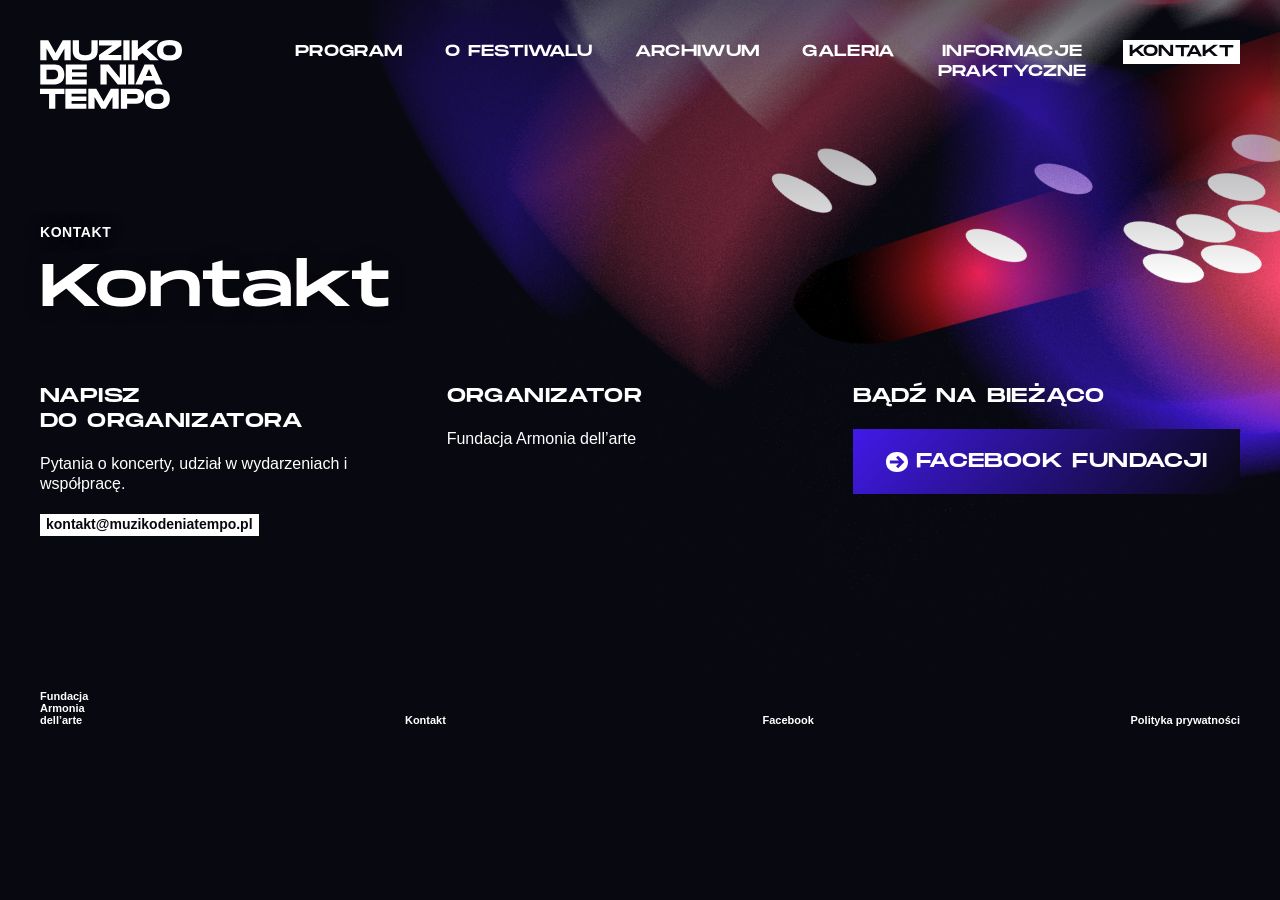
<file: kontakt.html>
<!doctype html>
<html lang="pl">
  <head><meta charset="UTF-8" /><meta name="viewport" content="width=device-width, initial-scale=1" /><meta name="theme-color" content="#080810" /><meta name="description" content="Kontakt z organizatorem festiwalu Muziko de nia tempo." /><link rel="icon" href="assets/logo.svg" type="image/svg+xml" /><link rel="stylesheet" href="styles.css?v=20" /><script src="script.js" defer></script><title>Kontakt — Muziko de nia tempo</title></head>
  <body class="inner-page contact-page">
    <div class="site-shell subpage-shell"><div class="subpage-artwork" aria-hidden="true"><img src="assets/motif.png" alt="" /></div><div class="top-fade" aria-hidden="true"><img src="assets/top-fade.png" alt="" /></div>
      <header class="site-header"><a class="brand" href="index.html" aria-label="Muziko de nia tempo — strona główna"><img src="assets/figma-logo-desktop.svg" alt="Muziko de nia tempo" /></a><nav class="desktop-nav" aria-label="Główna nawigacja"><a href="program.html">Program</a><a href="o-festiwalu.html">O festiwalu</a><a href="archiwum.html">Archiwum</a><a href="galeria.html">Galeria</a><a href="informacje-praktyczne.html">Informacje<br />praktyczne</a><a class="is-active" aria-current="page" href="kontakt.html">Kontakt</a></nav><button class="menu-button" type="button" aria-expanded="false" aria-controls="mobile-menu"><img class="menu-button__open" src="assets/menu.svg" alt="" /><img class="menu-button__close" src="assets/figma-close.svg" alt="" /><span class="sr-only">Otwórz menu</span></button></header>
      <nav class="mobile-menu" id="mobile-menu" aria-hidden="true" aria-label="Menu mobilne"><div class="mobile-menu__links"><a href="program.html">Program</a><a href="o-festiwalu.html">O festiwalu</a><a href="archiwum.html">Archiwum</a><a href="galeria.html">Galeria</a><a href="informacje-praktyczne.html">Informacje<br />praktyczne</a><a aria-current="page" href="kontakt.html">Kontakt</a></div><div class="mobile-menu__footer"><div class="foundation">Fundacja<br />Armonia<br />dell’arte</div><a href="kontakt.html">Kontakt</a><a href="#facebook">Facebook</a><a href="#polityka">Polityka prywatności</a></div></nav>
      <main class="subpage-main"><header class="page-hero"><p class="page-kicker">Kontakt</p><h1>Kontakt</h1></header>
        <div class="contact-grid"><section><h2>Napisz<br />do organizatora</h2><p>Pytania o koncerty, udział w wydarzeniach i współpracę.</p><a class="email-link" href="mailto:kontakt@muzikodeniatempo.pl">kontakt@muzikodeniatempo.pl</a></section><section><h2>Organizator</h2><p>Fundacja Armonia dell’arte</p></section><section><h2>Bądź na bieżąco</h2><a class="wide-cta social-cta" href="#facebook"><img class="cta-icon" src="assets/icon-arrow-figma.svg" alt="" /><span>Facebook fundacji</span></a></section></div>
      </main>
      <footer class="site-footer"><div class="foundation">Fundacja<br />Armonia<br />dell’arte</div><a href="kontakt.html">Kontakt</a><a id="facebook" href="#facebook">Facebook</a><a id="polityka" href="#polityka">Polityka prywatności</a></footer>
    </div>
  </body>
</html>
</file>
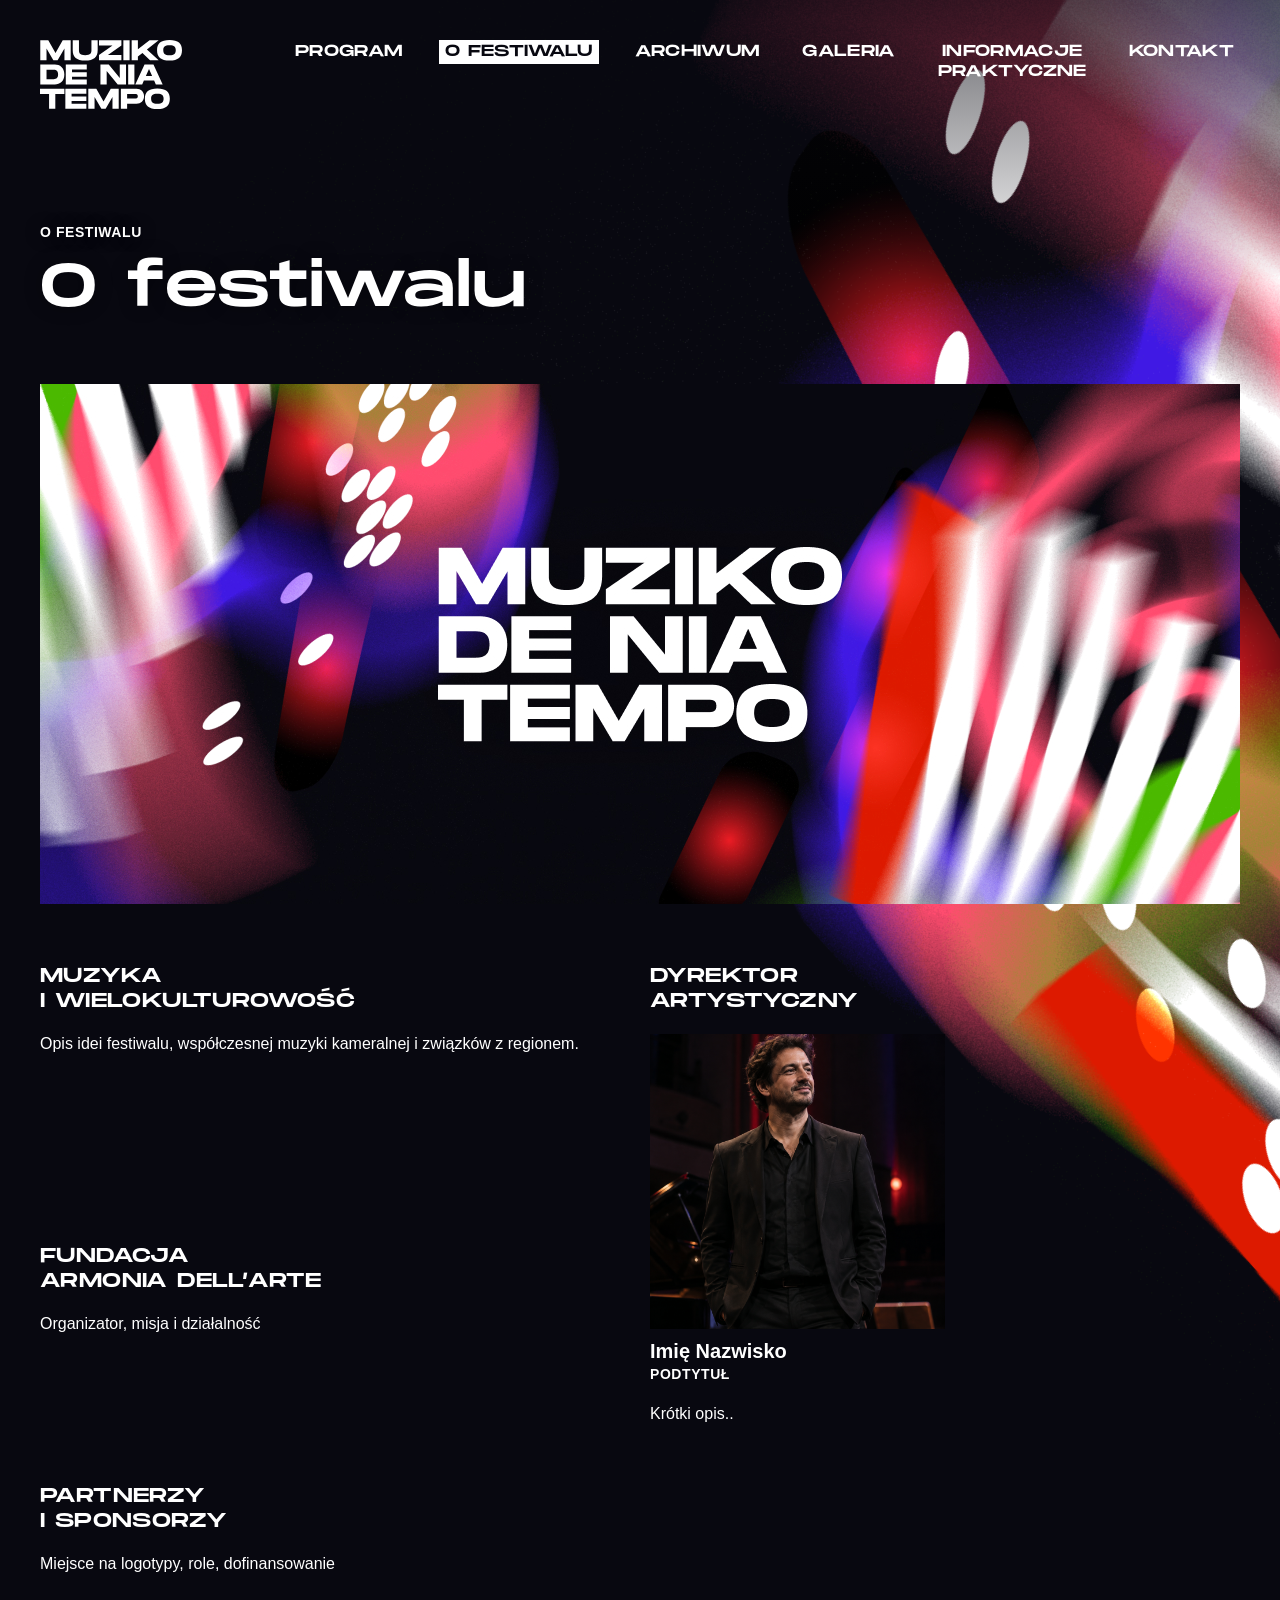
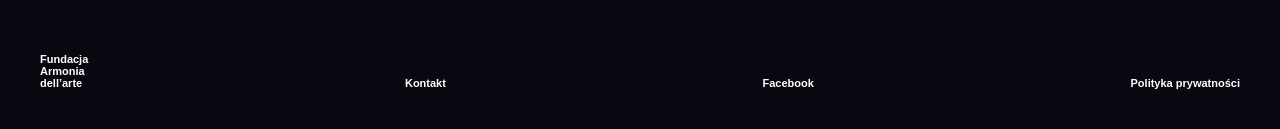
<file: o-festiwalu.html>
<!doctype html>
<html lang="pl">
  <head>
    <meta charset="UTF-8" /><meta name="viewport" content="width=device-width, initial-scale=1" /><meta name="theme-color" content="#080810" />
    <meta name="description" content="Poznaj ideę festiwalu Muziko de nia tempo." /><link rel="icon" href="assets/logo.svg" type="image/svg+xml" /><link rel="stylesheet" href="styles.css?v=20" /><script src="script.js" defer></script><title>O festiwalu — Muziko de nia tempo</title>
  </head>
  <body class="inner-page about-page">
    <div class="site-shell subpage-shell">
      <div class="subpage-artwork" aria-hidden="true"><img src="assets/motif.png" alt="" /></div><div class="top-fade" aria-hidden="true"><img src="assets/top-fade.png" alt="" /></div>
      <header class="site-header"><a class="brand" href="index.html" aria-label="Muziko de nia tempo — strona główna"><img src="assets/figma-logo-desktop.svg" alt="Muziko de nia tempo" /></a><nav class="desktop-nav" aria-label="Główna nawigacja"><a href="program.html">Program</a><a class="is-active" aria-current="page" href="o-festiwalu.html">O festiwalu</a><a href="archiwum.html">Archiwum</a><a href="galeria.html">Galeria</a><a href="informacje-praktyczne.html">Informacje<br />praktyczne</a><a href="kontakt.html">Kontakt</a></nav><button class="menu-button" type="button" aria-expanded="false" aria-controls="mobile-menu"><img class="menu-button__open" src="assets/menu.svg" alt="" /><img class="menu-button__close" src="assets/figma-close.svg" alt="" /><span class="sr-only">Otwórz menu</span></button></header>
      <nav class="mobile-menu" id="mobile-menu" aria-hidden="true" aria-label="Menu mobilne"><div class="mobile-menu__links"><a href="program.html">Program</a><a aria-current="page" href="o-festiwalu.html">O festiwalu</a><a href="archiwum.html">Archiwum</a><a href="galeria.html">Galeria</a><a href="informacje-praktyczne.html">Informacje<br />praktyczne</a><a href="kontakt.html">Kontakt</a></div><div class="mobile-menu__footer"><div class="foundation">Fundacja<br />Armonia<br />dell’arte</div><a href="kontakt.html">Kontakt</a><a href="#facebook">Facebook</a><a href="#polityka">Polityka prywatności</a></div></nav>
      <main class="subpage-main"><header class="page-hero"><p class="page-kicker">O festiwalu</p><h1>O festiwalu</h1></header>
        <div class="about-visual"><img src="assets/about-hero.png" alt="Kolorowa identyfikacja wizualna festiwalu Muziko de nia tempo" /></div>
        <div class="about-grid">
          <section class="text-block"><h2>Muzyka<br />i wielokulturowość</h2><p>Opis idei festiwalu, współczesnej muzyki kameralnej i związków z regionem.</p></section>
          <section class="director-block"><h2>Dyrektor<br />artystyczny</h2><img class="director-photo" src="assets/artistic-director-stage.png" alt="Dyrektor artystyczny na scenie koncertowej" /><h3>Imię Nazwisko</h3><p class="caption">Podtytuł</p><p>Krótki opis..</p></section>
          <section class="text-block"><h2>Fundacja<br />Armonia dell’arte</h2><p>Organizator, misja i działalność</p></section>
        </div>
        <section class="text-block partners-block"><h2>Partnerzy<br />i sponsorzy</h2><p>Miejsce na logotypy, role, dofinansowanie</p></section>
      </main>
      <footer class="site-footer"><div class="foundation">Fundacja<br />Armonia<br />dell’arte</div><a href="kontakt.html">Kontakt</a><a id="facebook" href="#facebook">Facebook</a><a id="polityka" href="#polityka">Polityka prywatności</a></footer>
    </div>
  </body>
</html>
</file>
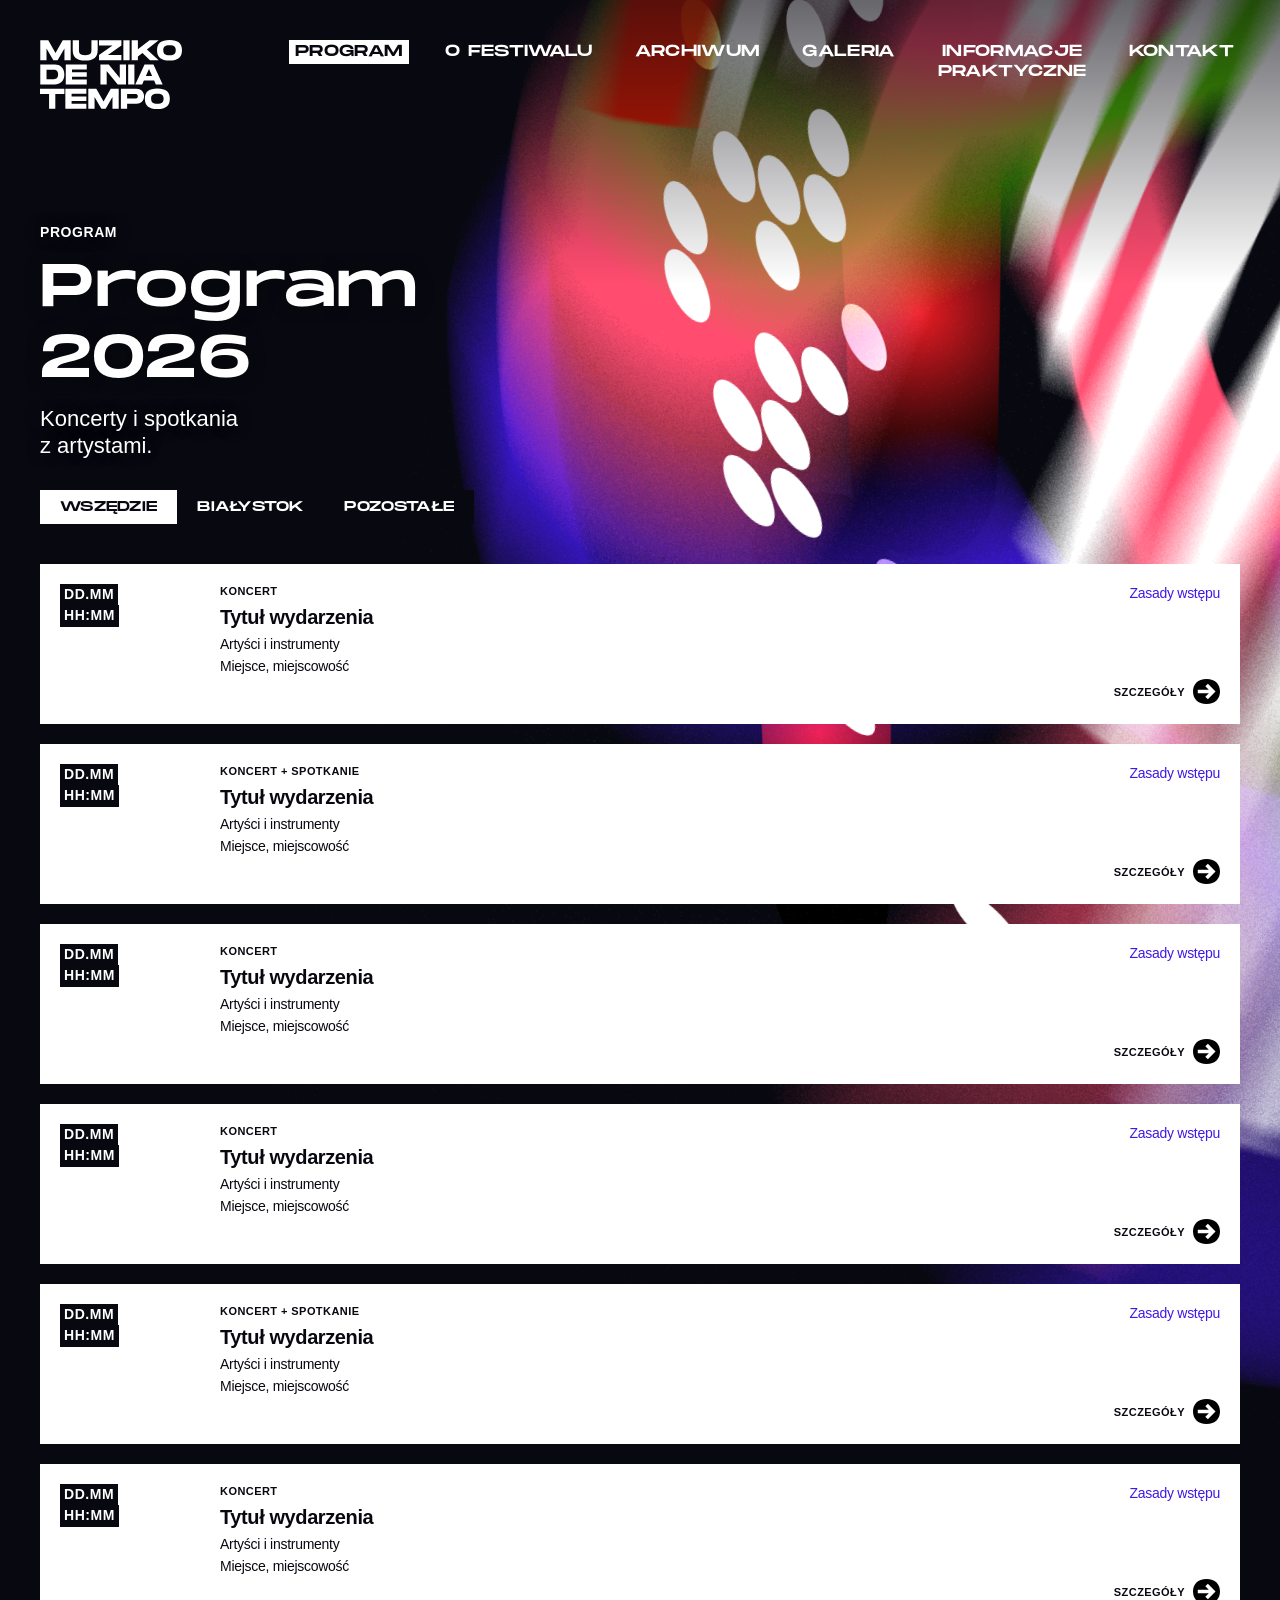
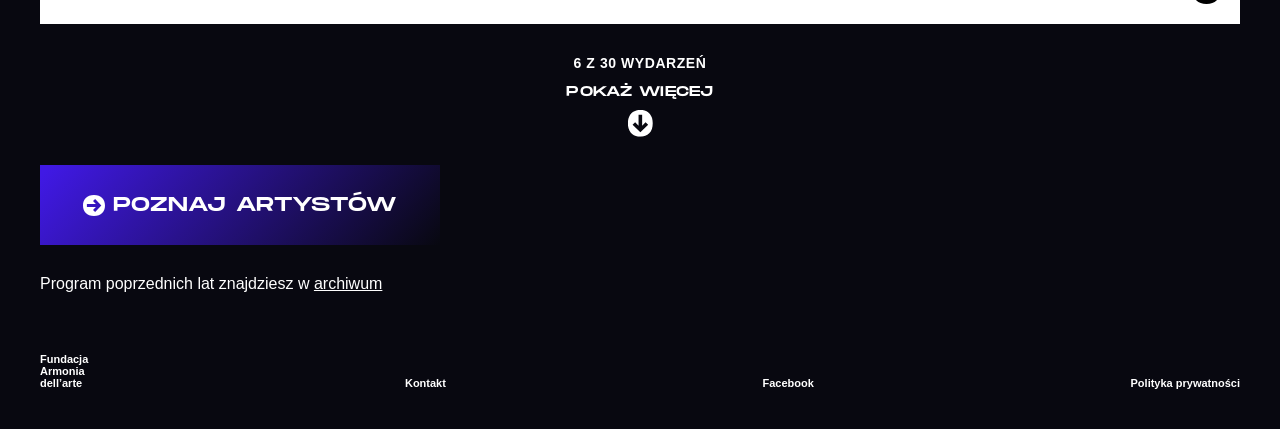
<file: program.html>
<!doctype html>
<html lang="pl">
  <head>
    <meta charset="UTF-8" />
    <meta name="viewport" content="width=device-width, initial-scale=1" />
    <meta name="theme-color" content="#080810" />
    <meta name="description" content="Program festiwalu Muziko de nia tempo 2026." />
    <link rel="icon" href="assets/logo.svg" type="image/svg+xml" />
    <link rel="stylesheet" href="styles.css?v=20" />
    <script src="script.js" defer></script>
    <title>Program 2026 — Muziko de nia tempo</title>
  </head>
  <body class="inner-page program-page">
    <div class="site-shell subpage-shell">
      <div class="subpage-artwork" aria-hidden="true"><img src="assets/motif.png" alt="" /></div>
      <div class="top-fade" aria-hidden="true"><img src="assets/top-fade.png" alt="" /></div>
      <header class="site-header">
        <a class="brand" href="index.html" aria-label="Muziko de nia tempo — strona główna"><img src="assets/figma-logo-desktop.svg" alt="Muziko de nia tempo" /></a>
        <nav class="desktop-nav" aria-label="Główna nawigacja">
          <a class="is-active" aria-current="page" href="program.html">Program</a><a href="o-festiwalu.html">O festiwalu</a><a href="archiwum.html">Archiwum</a><a href="galeria.html">Galeria</a><a href="informacje-praktyczne.html">Informacje<br />praktyczne</a><a href="kontakt.html">Kontakt</a>
        </nav>
        <button class="menu-button" type="button" aria-expanded="false" aria-controls="mobile-menu"><img class="menu-button__open" src="assets/menu.svg" alt="" /><img class="menu-button__close" src="assets/figma-close.svg" alt="" /><span class="sr-only">Otwórz menu</span></button>
      </header>
      <nav class="mobile-menu" id="mobile-menu" aria-hidden="true" aria-label="Menu mobilne">
        <div class="mobile-menu__links"><a aria-current="page" href="program.html">Program</a><a href="o-festiwalu.html">O festiwalu</a><a href="archiwum.html">Archiwum</a><a href="galeria.html">Galeria</a><a href="informacje-praktyczne.html">Informacje<br />praktyczne</a><a href="kontakt.html">Kontakt</a></div>
        <div class="mobile-menu__footer"><div class="foundation">Fundacja<br />Armonia<br />dell’arte</div><a href="kontakt.html">Kontakt</a><a href="#facebook">Facebook</a><a href="#polityka">Polityka prywatności</a></div>
      </nav>
      <main class="subpage-main">
        <header class="page-hero"><p class="page-kicker">Program</p><h1>Program<br />2026</h1><p class="page-lead">Koncerty i spotkania<br />z artystami.</p></header>
        <section class="program-list" aria-label="Wydarzenia festiwalu">
          <div class="filter-tabs" role="group" aria-label="Filtr miejsc"><button class="is-selected" type="button">Wszędzie</button><button type="button">Białystok</button><button type="button">Pozostałe</button></div>
          <div class="program-grid">
            <a class="event-card" href="wydarzenie.html"><div class="event-meta"><span>DD.MM</span><span>HH:MM</span></div><p class="event-kind">Koncert</p><h3>Tytuł wydarzenia</h3><div class="event-details"><div><p>Artyści i instrumenty</p><p>Miejsce, miejscowość</p><p class="entry">Zasady wstępu</p></div><img src="assets/icon-arrow-figma.svg" alt="" /></div></a>
            <a class="event-card" href="wydarzenie.html"><div class="event-meta"><span>DD.MM</span><span>HH:MM</span></div><p class="event-kind">Koncert + spotkanie</p><h3>Tytuł wydarzenia</h3><div class="event-details"><div><p>Artyści i instrumenty</p><p>Miejsce, miejscowość</p><p class="entry">Zasady wstępu</p></div><img src="assets/icon-arrow-figma.svg" alt="" /></div></a>
            <a class="event-card" href="wydarzenie.html"><div class="event-meta"><span>DD.MM</span><span>HH:MM</span></div><p class="event-kind">Koncert</p><h3>Tytuł wydarzenia</h3><div class="event-details"><div><p>Artyści i instrumenty</p><p>Miejsce, miejscowość</p><p class="entry">Zasady wstępu</p></div><img src="assets/icon-arrow-figma.svg" alt="" /></div></a>
            <a class="event-card" href="wydarzenie.html"><div class="event-meta"><span>DD.MM</span><span>HH:MM</span></div><p class="event-kind">Koncert</p><h3>Tytuł wydarzenia</h3><div class="event-details"><div><p>Artyści i instrumenty</p><p>Miejsce, miejscowość</p><p class="entry">Zasady wstępu</p></div><img src="assets/icon-arrow-figma.svg" alt="" /></div></a>
            <a class="event-card" href="wydarzenie.html"><div class="event-meta"><span>DD.MM</span><span>HH:MM</span></div><p class="event-kind">Koncert + spotkanie</p><h3>Tytuł wydarzenia</h3><div class="event-details"><div><p>Artyści i instrumenty</p><p>Miejsce, miejscowość</p><p class="entry">Zasady wstępu</p></div><img src="assets/icon-arrow-figma.svg" alt="" /></div></a>
            <a class="event-card" href="wydarzenie.html"><div class="event-meta"><span>DD.MM</span><span>HH:MM</span></div><p class="event-kind">Koncert</p><h3>Tytuł wydarzenia</h3><div class="event-details"><div><p>Artyści i instrumenty</p><p>Miejsce, miejscowość</p><p class="entry">Zasady wstępu</p></div><img src="assets/icon-arrow-figma.svg" alt="" /></div></a>
          </div>
          <div class="load-more"><p><span class="desktop-count">6</span><span class="mobile-count">3</span> z 30 wydarzeń</p><button type="button">Pokaż więcej<img src="assets/icon-arrow-figma.svg" alt="" /></button></div>
          <a class="wide-cta" href="artysci.html"><img class="cta-icon" src="assets/icon-arrow-figma.svg" alt="" /><span>Poznaj artystów</span></a>
          <p class="archive-note">Program poprzednich lat znajdziesz w <a href="archiwum.html">archiwum</a></p>
        </section>
      </main>
      <footer class="site-footer"><div class="foundation">Fundacja<br />Armonia<br />dell’arte</div><a href="kontakt.html">Kontakt</a><a id="facebook" href="#facebook">Facebook</a><a id="polityka" href="#polityka">Polityka prywatności</a></footer>
    </div>
  </body>
</html>
</file>
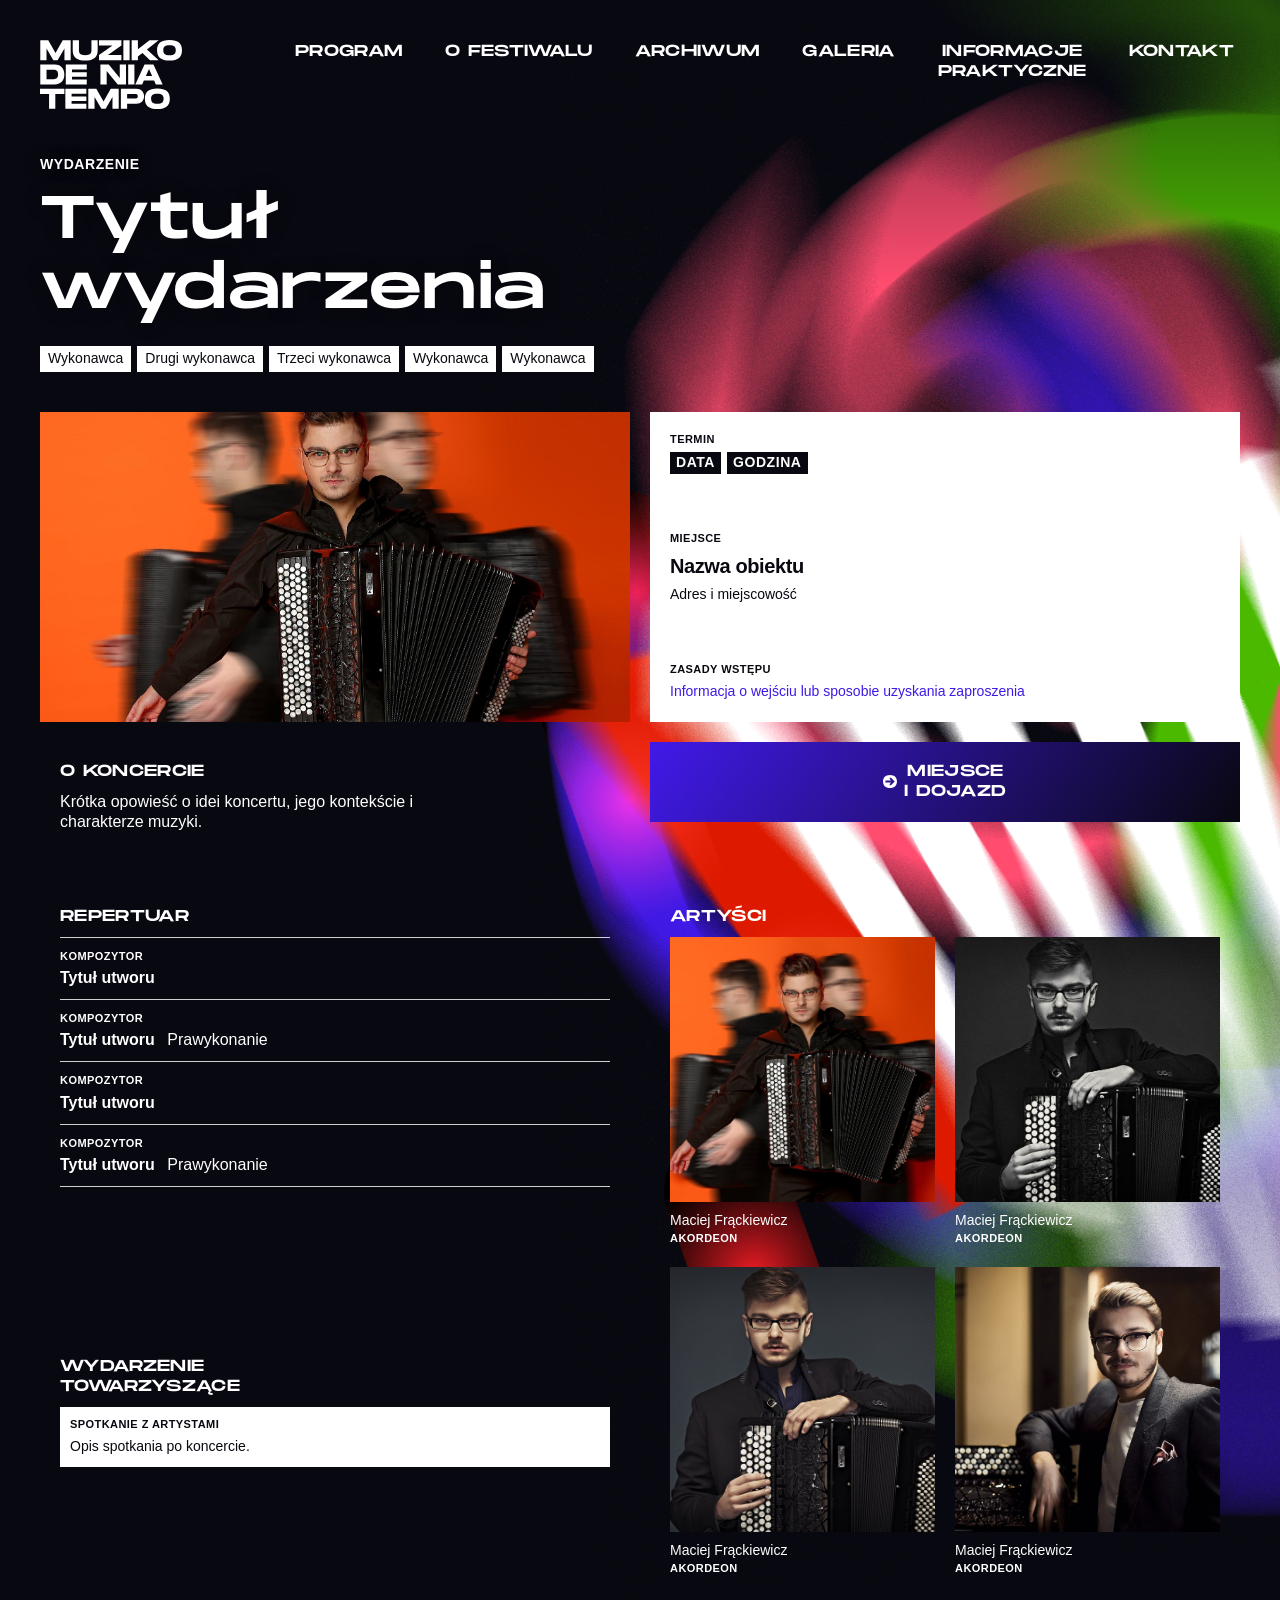
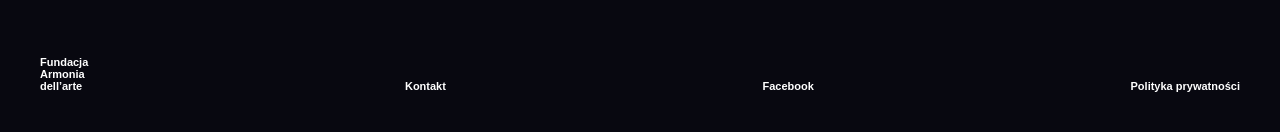
<file: wydarzenie.html>
<!doctype html>
<html lang="pl">
  <head>
    <meta charset="UTF-8" />
    <meta name="viewport" content="width=device-width, initial-scale=1" />
    <meta name="theme-color" content="#080810" />
    <meta name="description" content="Szczegóły wydarzenia festiwalu Muziko de nia tempo." />
    <link rel="icon" href="assets/logo.svg" type="image/svg+xml" />
    <link rel="stylesheet" href="styles.css?v=20" />
    <script src="script.js" defer></script>
    <title>Tytuł wydarzenia — Muziko de nia tempo</title>
  </head>
  <body class="inner-page event-page">
    <div class="site-shell subpage-shell event-shell">
      <div class="subpage-artwork" aria-hidden="true"><img src="assets/motif.png" alt="" /></div>
      <div class="top-fade" aria-hidden="true"><img src="assets/top-fade.png" alt="" /></div>

      <header class="site-header">
        <a class="brand" href="index.html" aria-label="Muziko de nia tempo — strona główna"><img src="assets/figma-logo-desktop.svg" alt="Muziko de nia tempo" /></a>
        <nav class="desktop-nav" aria-label="Główna nawigacja">
          <a href="program.html">Program</a><a href="o-festiwalu.html">O festiwalu</a><a href="archiwum.html">Archiwum</a><a href="galeria.html">Galeria</a><a href="informacje-praktyczne.html">Informacje<br />praktyczne</a><a href="kontakt.html">Kontakt</a>
        </nav>
        <button class="menu-button" type="button" aria-expanded="false" aria-controls="mobile-menu"><img class="menu-button__open" src="assets/menu.svg" alt="" /><img class="menu-button__close" src="assets/figma-close.svg" alt="" /><span class="sr-only">Otwórz menu</span></button>
      </header>

      <nav class="mobile-menu" id="mobile-menu" aria-hidden="true" aria-label="Menu mobilne">
        <div class="mobile-menu__links"><a href="program.html">Program</a><a href="o-festiwalu.html">O festiwalu</a><a href="archiwum.html">Archiwum</a><a href="galeria.html">Galeria</a><a href="informacje-praktyczne.html">Informacje<br />praktyczne</a><a href="kontakt.html">Kontakt</a></div>
        <div class="mobile-menu__footer"><div class="foundation">Fundacja<br />Armonia<br />dell’arte</div><a href="kontakt.html">Kontakt</a><a href="#facebook">Facebook</a><a href="#polityka">Polityka prywatności</a></div>
      </nav>

      <main class="event-main">
        <header class="event-hero">
          <p class="event-kicker">Wydarzenie</p>
          <h1>Tytuł<br />wydarzenia</h1>
          <div class="event-performers" aria-label="Wykonawcy">
            <span>Wykonawca</span><span>Drugi wykonawca</span><span>Trzeci wykonawca</span><span>Wykonawca</span><span>Wykonawca</span>
          </div>
        </header>

        <div class="event-page-grid">
          <figure class="event-cover"><img src="assets/event-main.png" alt="Maciej Frąckiewicz grający na akordeonie" /></figure>

          <section class="event-about" aria-labelledby="about-event-title">
            <h2 id="about-event-title">O koncercie</h2>
            <p>Krótka opowieść o idei koncertu, jego kontekście i charakterze muzyki.</p>
          </section>

          <aside class="event-facts" aria-label="Termin i miejsce wydarzenia">
            <div>
              <h2>Termin</h2>
              <p class="event-date"><span>Data</span><span>Godzina</span></p>
            </div>
            <div>
              <h2>Miejsce</h2>
              <p class="event-place">Nazwa obiektu</p>
              <p>Adres i miejscowość</p>
            </div>
            <div>
              <h2>Zasady wstępu</h2>
              <p><a href="informacje-praktyczne.html">Informacja o wejściu lub sposobie uzyskania zaproszenia</a></p>
            </div>
          </aside>

          <a class="event-location" href="informacje-praktyczne.html#mapa"><img class="cta-icon" src="assets/icon-arrow-figma.svg" alt="" /><span>Miejsce<br />i dojazd</span></a>

          <section class="event-repertoire" aria-labelledby="repertoire-title">
            <h2 id="repertoire-title">Repertuar</h2>
            <ul>
              <li><span>Kompozytor</span><strong>Tytuł utworu</strong></li>
              <li><span>Kompozytor</span><strong>Tytuł utworu <em>Prawykonanie</em></strong></li>
              <li><span>Kompozytor</span><strong>Tytuł utworu</strong></li>
              <li><span>Kompozytor</span><strong>Tytuł utworu <em>Prawykonanie</em></strong></li>
            </ul>
          </section>

          <section class="event-artists" aria-labelledby="artists-title">
            <h2 id="artists-title">Artyści</h2>
            <div class="artists-grid">
              <article><img src="assets/event-main.png" alt="Maciej Frąckiewicz" /><h3>Maciej Frąckiewicz</h3><p>Akordeon</p></article>
              <article><img src="assets/event-artist-2.png" alt="Maciej Frąckiewicz" /><h3>Maciej Frąckiewicz</h3><p>Akordeon</p></article>
              <article><img src="assets/event-artist-3.png" alt="Maciej Frąckiewicz" /><h3>Maciej Frąckiewicz</h3><p>Akordeon</p></article>
              <article><img src="assets/event-artist-4.png" alt="Maciej Frąckiewicz" /><h3>Maciej Frąckiewicz</h3><p>Akordeon</p></article>
            </div>
          </section>

          <section class="event-companion" aria-labelledby="companion-title">
            <h2 id="companion-title">Wydarzenie<br />towarzyszące</h2>
            <div><h3>Spotkanie z artystami</h3><p>Opis spotkania po koncercie.</p></div>
          </section>
        </div>
      </main>

      <footer class="site-footer"><div class="foundation">Fundacja<br />Armonia<br />dell’arte</div><a href="kontakt.html">Kontakt</a><a id="facebook" href="#facebook">Facebook</a><a id="polityka" href="#polityka">Polityka prywatności</a></footer>
    </div>
  </body>
</html>
</file>
<file: styles.css>
@font-face {
  font-family: "Monument Extended";
  src: url("assets/fonts/MonumentExtended-Ultralight.otf") format("opentype");
  font-style: normal;
  font-weight: 200;
  font-display: swap;
}

@font-face {
  font-family: "Monument Extended";
  src: url("assets/fonts/MonumentExtended-Regular.otf") format("opentype");
  font-style: normal;
  font-weight: 400;
  font-display: swap;
}

@font-face {
  font-family: "Monument Extended";
  src: url("assets/fonts/MonumentExtended-Bold.otf") format("opentype");
  font-style: normal;
  font-weight: 700;
  font-display: swap;
}

@font-face {
  font-family: "Monument Extended";
  src: url("assets/fonts/MonumentExtended-Ultrabold.otf") format("opentype");
  font-style: normal;
  font-weight: 900;
  font-display: swap;
}

:root {
  --ink: #080810;
  --paper: #ffffff;
  --violet: #4019e4;
  --canvas-offset: max(0px, calc(50vw - 640px));
  --page-gutter: max(40px, calc(50vw - 600px));
  --display: "Monument Extended", "Arial Black", Arial, sans-serif;
  --display-tracking: 0.02em;
  --sans: Inter, Arial, Helvetica, sans-serif;
}

*,
*::before,
*::after {
  box-sizing: border-box;
}

html {
  min-width: 320px;
  scroll-behavior: smooth;
  background: var(--ink);
}

body {
  min-width: 320px;
  margin: 0;
  overflow-x: hidden;
  background: var(--ink);
  color: var(--paper);
  font-family: var(--sans);
}

body.menu-open {
  overflow: hidden;
}

a {
  color: inherit;
}

button,
a {
  -webkit-tap-highlight-color: transparent;
}

.sr-only {
  position: absolute;
  width: 1px;
  height: 1px;
  padding: 0;
  margin: -1px;
  overflow: hidden;
  clip: rect(0, 0, 0, 0);
  white-space: nowrap;
  border: 0;
}

.site-shell {
  position: relative;
  width: 100%;
  max-width: none;
  min-height: 1394px;
  margin: 0;
  overflow: hidden;
  background: var(--ink);
  isolation: isolate;
}

.artwork,
.top-fade {
  position: absolute;
  z-index: -2;
  pointer-events: none;
}

.artwork--hero {
  top: -613.34px;
  left: calc(var(--canvas-offset) - 6.15px);
  display: flex;
  width: 2503.118px;
  height: 2731.61px;
  align-items: center;
  justify-content: center;
}

.artwork--hero img {
  display: block;
  width: 1901.927px;
  height: 2256.471px;
  max-width: none;
  object-fit: cover;
  transform: rotate(-17.89deg);
}

.artwork--secondary {
  display: none;
}

.top-fade {
  top: 0;
  right: auto;
  left: 0;
  width: 100vw;
  height: 284.46px;
  overflow: hidden;
  background: linear-gradient(180deg, rgba(8, 8, 16, 0.62) 0%, rgba(8, 8, 16, 0.3) 52%, rgba(8, 8, 16, 0) 100%);
}

.top-fade img {
  display: none;
}

.site-header {
  position: absolute;
  z-index: 20;
  top: 0;
  left: 0;
  display: flex;
  width: 100%;
  align-items: flex-start;
  justify-content: space-between;
  padding: 40px var(--page-gutter);
}

.brand {
  display: block;
  width: 142.055px;
  flex: 0 0 auto;
  line-height: 0;
}

.brand img {
  display: block;
  width: 100%;
  height: 68.566px;
}

.desktop-nav {
  display: flex;
  align-items: flex-start;
  justify-content: center;
  gap: 30px;
}

.desktop-nav a,
.eyebrow,
.hero h1,
.events h2,
.event-action,
.section-links,
.mobile-menu__links {
  font-family: var(--display);
  font-weight: 400;
  letter-spacing: var(--display-tracking);
}

.desktop-nav a {
  display: inline-flex;
  min-height: 24px;
  align-items: center;
  justify-content: center;
  padding: 2px 6px;
  font-size: 16px;
  line-height: 1.25;
  text-align: center;
  text-decoration: none;
  text-transform: uppercase;
}

.desktop-nav a,
.section-links a,
.event-action,
.event-card {
  transition: filter 160ms ease, transform 160ms ease;
}

.desktop-nav a:hover,
.desktop-nav a:focus-visible {
  background: var(--paper);
  color: var(--ink);
}

.section-links a:hover,
.section-links a:focus-visible {
  color: #b9ff4a;
}

.menu-button,
.mobile-menu {
  display: none;
}

.hero {
  position: absolute;
  z-index: 2;
  top: 213.46px;
  left: 0;
  padding: 10px var(--page-gutter);
  text-shadow: 0 0 17px rgba(0, 0, 0, 0.35);
}

.eyebrow {
  width: fit-content;
  margin: 0 0 10px;
  font-size: 20px;
  line-height: 1.25;
  text-transform: uppercase;
  white-space: nowrap;
}

.hero h1 {
  width: fit-content;
  margin: 0;
  font-size: 90px;
  line-height: 1.18;
}

.events {
  position: absolute;
  z-index: 3;
  top: 616.46px;
  left: 0;
  width: 100%;
  padding: 20px var(--page-gutter);
}

.events h2 {
  margin: 0 0 20px;
  font-size: 20px;
  line-height: 1.25;
  text-shadow: 0 4px 34px rgba(0, 0, 0, 0.35);
  text-transform: uppercase;
}

.mobile-word,
.mobile-only {
  display: none;
}

.events-grid {
  display: grid;
  grid-template-columns: repeat(3, minmax(0, 1fr));
  gap: 20px;
  width: 100%;
}

.event-card {
  display: flex;
  min-width: 0;
  min-height: 227px;
  flex-direction: column;
  gap: 10px;
  padding: 20px;
  background: var(--paper);
  color: var(--ink);
  text-decoration: none;
}

.event-card:hover,
.event-card:focus-visible {
  box-shadow: 7px 7px 0 var(--violet);
  transform: translate(-3px, -3px);
}

.event-meta {
  display: flex;
  align-items: center;
  gap: 6px;
}

.event-meta span {
  padding: 1px 4px;
  background: var(--ink);
  color: var(--paper);
  font-size: 20px;
  font-weight: 600;
  letter-spacing: 0.04em;
  line-height: 1.4;
  text-transform: uppercase;
}

.event-kind {
  margin: 0;
  font-size: 14px;
  font-weight: 600;
  letter-spacing: 0.04em;
  line-height: 1.4;
  text-transform: uppercase;
}

.event-card h3 {
  width: 100%;
  margin: 0;
  font-size: 22px;
  font-weight: 600;
  letter-spacing: -0.02em;
  line-height: 1.4;
}

.event-details {
  display: flex;
  min-width: 0;
  align-items: flex-end;
  justify-content: space-between;
  gap: 12px;
}

.event-details p {
  margin: 0 0 5px;
  font-size: 16px;
  font-weight: 400;
  letter-spacing: -0.02em;
  line-height: 1.4;
  white-space: nowrap;
}

.event-details p:last-child {
  margin-bottom: 0;
}

.event-details .entry {
  color: var(--violet);
}

.event-details img {
  display: block;
  width: 27.004px;
  height: auto;
  flex: 0 0 auto;
  filter: brightness(0);
}

.event-action {
  display: flex;
  height: 80px;
  align-items: center;
  justify-content: center;
  gap: 7px;
  padding: 20px;
  background: linear-gradient(123deg, var(--violet) 2.2%, var(--ink) 100%);
  font-size: 20px;
  line-height: 1.05;
  text-align: center;
  text-decoration: none;
  text-transform: uppercase;
}

.event-action:hover,
.event-action:focus-visible {
  filter: brightness(1.24);
  transform: translateY(-2px);
}

.event-action > .cta-icon {
  display: block;
  width: 16px;
  height: auto;
  flex: 0 0 auto;
  align-self: center;
}

.event-action--entry {
  grid-column: 2;
}

.event-action--program {
  grid-column: 3;
}

.section-links {
  position: absolute;
  z-index: 4;
  top: 1083.46px;
  left: 0;
  width: 100%;
  padding: 20px var(--page-gutter) 0;
  background: var(--ink);
}

.section-links a {
  display: flex;
  height: 65px;
  align-items: center;
  justify-content: space-between;
  padding: 20px 0;
  border-top: 1px solid var(--paper);
  font-size: 20px;
  line-height: 1.25;
  text-decoration: none;
  text-transform: uppercase;
}

.section-links a:last-child {
  border-bottom: 1px solid var(--paper);
}

.section-links img {
  display: block;
  width: 27.004px;
  height: auto;
}

.section-links span {
  display: inline-block;
}

.site-footer,
.mobile-menu__footer {
  font-size: 11px;
  font-weight: 600;
  line-height: 1.1;
}

.site-footer {
  position: absolute;
  z-index: 4;
  top: 1298.46px;
  left: 0;
  display: flex;
  width: 100%;
  height: 95.54px;
  align-items: flex-end;
  justify-content: space-between;
  padding: 40px var(--page-gutter);
  background: var(--ink);
}

.site-footer a,
.mobile-menu__footer a {
  text-decoration: none;
}

.foundation {
  line-height: 1.1;
}

.anchor {
  position: absolute;
  width: 1px;
  height: 1px;
  pointer-events: none;
}

@media (max-width: 1100px) and (min-width: 801px) {
  .desktop-nav {
    gap: 10px;
    transform: none;
  }

  .desktop-nav a {
    padding-inline: 3px;
    font-size: 13px;
  }

  .event-details p {
    font-size: 13px;
  }
}

@media (max-width: 800px) {
  .site-shell {
    width: 100%;
    max-width: none;
    min-height: 1065px;
  }

  .top-fade,
  .desktop-nav {
    display: none;
  }

  .artwork--hero {
    top: -294.85px;
    left: -42.81px;
    width: 1065.12px;
    height: 1123.575px;
  }

  .artwork--hero img {
    width: 741.761px;
    height: 880.035px;
    transform: rotate(-27.61deg);
  }

  .artwork--secondary {
    top: 576.04px;
    left: -405.4px;
    display: flex;
    width: 810.805px;
    height: 937.388px;
    align-items: center;
    justify-content: center;
  }

  .artwork--secondary img {
    display: block;
    width: 741.761px;
    height: 880.035px;
    max-width: none;
    object-fit: cover;
    transform: rotate(-4.66deg);
  }

  .site-header {
    z-index: 60;
    padding: 20px 0;
  }

  .brand {
    width: 134.703px;
    padding: 20px;
  }

  .brand img {
    width: 94.703px;
    height: 45.711px;
  }

  .menu-button {
    display: flex;
    width: 62px;
    height: 62px;
    align-items: center;
    justify-content: center;
    margin: 0;
    padding: 20px;
    cursor: pointer;
    border: 0;
    background: transparent;
  }

  .menu-button img {
    display: block;
    flex: 0 0 auto;
  }

  .menu-button__open {
    width: 21.398px;
    height: 12.32px;
  }

  .menu-button__close {
    display: none !important;
    width: 18.073px;
    height: 18.073px;
  }

  body.menu-open .menu-button__open {
    display: none;
  }

  body.menu-open .menu-button__close {
    display: block !important;
  }

  .mobile-menu {
    position: fixed;
    z-index: 50;
    inset: 0;
    display: block;
    visibility: hidden;
    min-width: 320px;
    min-height: 100dvh;
    background: var(--ink);
    opacity: 0;
    transition: opacity 160ms ease, visibility 160ms ease;
  }

  .mobile-menu.is-open {
    visibility: visible;
    opacity: 1;
  }

  .mobile-menu__links {
    position: absolute;
    top: calc(50% - 77.29px);
    left: 50%;
    display: flex;
    width: min(100%, 375px);
    flex-direction: column;
    gap: 30px;
    padding: 30px 20px;
    transform: translate(-50%, -50%);
  }

  .mobile-menu__links a {
    width: fit-content;
    font-size: 22px;
    line-height: 1.25;
    text-decoration: none;
    text-transform: uppercase;
  }

  .mobile-menu__footer {
    position: absolute;
    bottom: 0;
    left: 50%;
    display: flex;
    width: min(100%, 375px);
    height: 96px;
    align-items: flex-end;
    justify-content: space-between;
    padding: 40px 20px 20px;
    transform: translateX(-50%);
  }

  .hero {
    top: 125.76px;
    width: 100%;
    padding: 10px 20px;
  }

  .eyebrow {
    margin-bottom: 10px;
    font-size: 16px;
  }

  .hero h1 {
    width: fit-content;
    max-width: none;
    font-size: 42px;
    line-height: 1.18;
  }

  .events {
    top: 404.72px;
    padding: 20px;
  }

  .events h2 {
    margin-bottom: 10px;
    font-size: 16px;
    line-height: 1.25;
  }

  .desktop-word,
  .desktop-only,
  .event-card--two,
  .event-card--three,
  .event-kind {
    display: none;
  }

  .mobile-word,
  .mobile-only {
    display: inline;
  }

  .event-details p.mobile-only {
    display: block;
  }

  .events-grid {
    display: flex;
    flex-direction: column;
    gap: 10px;
  }

  .event-card {
    min-height: 150px;
    order: 1;
    gap: 5px;
    padding: 10px;
  }

  .event-meta span {
    padding: 1px 6px;
    font-size: 14px;
  }

  .event-card h3 {
    font-size: 20px;
  }

  .event-details p {
    margin-bottom: 5px;
    font-size: 14px;
  }

  .event-action {
    width: 100%;
    height: 60px;
    padding: 10px 20px;
    font-size: 16px;
    line-height: 1.25;
  }

  .event-action > .cta-icon {
    align-self: center;
  }

  .event-action--program {
    order: 2;
    margin-top: 10px;
  }

  .event-action--entry {
    order: 3;
  }

  .section-links {
    top: 794.72px;
    padding: 0;
  }

  .section-links a {
    height: 64.72px;
    padding: 20px;
    font-size: 16px;
    line-height: 1.25;
  }

  .site-footer {
    top: 988.92px;
    height: 76px;
    padding: 20px;
  }
}

@media (max-width: 359px) {
  .mobile-menu__footer,
  .site-footer {
    font-size: 9px;
  }

  .hero h1 {
    font-size: 38px;
  }
}

@media (prefers-reduced-motion: reduce) {
  html {
    scroll-behavior: auto;
  }

  *,
  *::before,
  *::after {
    scroll-behavior: auto !important;
    transition-duration: 0.01ms !important;
  }
}

/* Podstrony z makiet Figma */
.desktop-nav a.is-active,
.desktop-nav a.is-active:hover,
.desktop-nav a.is-active:focus-visible {
  background: var(--paper);
  color: var(--ink);
}

.subpage-shell {
  min-height: 100vh;
}

.subpage-artwork {
  position: absolute;
  z-index: -2;
  display: flex;
  align-items: center;
  justify-content: center;
  pointer-events: none;
}

.subpage-artwork img {
  display: block;
  flex: 0 0 auto;
  max-width: none;
  object-fit: cover;
}

.program-page .subpage-artwork {
  top: -1003.06px;
  left: calc(var(--canvas-offset) + 242.27px);
  width: 2353.629px;
  height: 2621.04px;
}

.program-page .subpage-artwork img {
  width: 1901.927px;
  height: 2256.471px;
  transform: rotate(-167.23deg) scaleY(-1);
}

.about-page .subpage-artwork {
  top: -1041.28px;
  left: calc(var(--canvas-offset) + 182.06px);
  width: 2925.279px;
  height: 2948.999px;
}

.about-page .subpage-artwork img {
  width: 1901.927px;
  height: 2256.471px;
  transform: rotate(137.71deg);
}

.gallery-page .subpage-artwork {
  top: -1120.63px;
  left: calc(var(--canvas-offset) + 52.2px);
  width: 1728.241px;
  height: 1953.451px;
}

.gallery-page .subpage-artwork img {
  width: 1465.446px;
  height: 1738.625px;
  transform: rotate(-9.34deg);
}

.info-page .subpage-artwork {
  top: -583.79px;
  left: calc(var(--canvas-offset) + 326.91px);
  width: 2535.115px;
  height: 2407.586px;
}

.info-page .subpage-artwork img {
  width: 1670.11px;
  height: 1981.44px;
  transform: rotate(-61.84deg);
}

.contact-page .subpage-artwork {
  top: -1336.52px;
  left: calc(var(--canvas-offset) + 35.48px);
  width: 2239.448px;
  height: 2140.427px;
}

.artists-page .subpage-artwork {
  top: -1336.52px;
  left: calc(var(--canvas-offset) + 35.48px);
  width: 2239.448px;
  height: 2140.427px;
}

.contact-page .subpage-artwork img,
.artists-page .subpage-artwork img {
  width: 1465.446px;
  height: 1738.625px;
  transform: rotate(59.85deg);
}

.subpage-main {
  position: relative;
  z-index: 2;
  padding-top: 213.46px;
}

.page-hero {
  padding: 10px var(--page-gutter);
  color: var(--paper);
  text-shadow: 0 0 17px rgba(0, 0, 0, 0.35);
}

.page-kicker {
  margin: 0 0 10px;
  font-size: 14px;
  font-weight: 600;
  letter-spacing: 0.04em;
  line-height: 1.4;
  text-transform: uppercase;
}

.page-hero h1,
.text-block h2,
.director-block h2,
.venues h2,
.faq h2,
.contact-grid h2,
.archive-card a,
.gallery-card h2,
.wide-cta,
.load-more button,
.filter-tabs button {
  font-family: var(--display);
  font-weight: 400;
  letter-spacing: var(--display-tracking);
}

.page-hero h1 {
  width: fit-content;
  margin: 0;
  font-size: 60px;
  line-height: 1.18;
}

.page-lead {
  margin: 10px 0 0;
  font-size: 22px;
  line-height: 1.25;
}

.text-block h2,
.director-block h2,
.venues h2,
.faq h2,
.contact-grid h2 {
  margin: 0;
  font-size: 20px;
  line-height: 1.25;
  text-transform: uppercase;
}

.text-block p,
.director-block p,
.contact-grid p {
  margin: 20px 0 0;
  font-size: 16px;
  line-height: 1.25;
}

.subpage-shell .site-footer {
  position: relative;
  top: auto;
  left: auto;
  min-height: 95px;
  margin-top: 40px;
}

.program-page .page-hero {
  min-height: 237px;
}

.program-list {
  padding: 20px var(--page-gutter) 0;
}

.filter-tabs {
  display: flex;
  align-items: stretch;
}

.filter-tabs button {
  min-height: 34px;
  padding: 8px 20px;
  cursor: pointer;
  border: 0;
  background: var(--ink);
  color: var(--paper);
  font-size: 14px;
  line-height: 1.25;
  text-transform: uppercase;
}

.filter-tabs button.is-selected {
  background: var(--paper);
  color: var(--ink);
}

.program-grid {
  display: grid;
  grid-template-columns: repeat(3, minmax(0, 1fr));
  gap: 20px;
  margin-top: 40px;
}

.program-grid .event-card {
  min-height: 227px;
}

.load-more {
  display: flex;
  flex-direction: column;
  align-items: center;
  margin-top: 30px;
  text-align: center;
  text-transform: uppercase;
}

.load-more p {
  margin: 0 0 10px;
  font-size: 14px;
  font-weight: 600;
  letter-spacing: 0.04em;
  line-height: 1.4;
}

.load-more button {
  display: flex;
  flex-direction: column;
  align-items: center;
  gap: 10px;
  padding: 0;
  cursor: pointer;
  border: 0;
  background: transparent;
  color: var(--paper);
  font-size: 14px;
  line-height: 1.25;
  text-transform: uppercase;
}

.load-more button img {
  width: 27px;
  height: auto;
  transform: rotate(90deg);
}

.mobile-count {
  display: none;
}

.wide-cta {
  display: flex;
  width: 400px;
  min-height: 80px;
  align-items: center;
  justify-content: center;
  gap: 8px;
  margin: 30px auto 0;
  padding: 20px;
  background: linear-gradient(132deg, var(--violet) 2.2%, var(--ink) 100%);
  font-size: 20px;
  line-height: 1.25;
  text-align: center;
  text-decoration: none;
  text-transform: uppercase;
}

.wide-cta > .cta-icon {
  display: block;
  width: 22px;
  height: auto;
  flex: 0 0 auto;
}

.wide-cta:hover,
.wide-cta:focus-visible,
.archive-card a:hover,
.archive-card a:focus-visible {
  filter: brightness(1.25);
}

.archive-note {
  margin: 30px 0 0;
  font-size: 16px;
  text-align: center;
}

.about-page .page-hero,
.contact-page .page-hero {
  min-height: 151px;
}

.about-visual {
  height: 560px;
  padding: 20px var(--page-gutter);
}

.about-visual img {
  display: block;
  width: 100%;
  height: 520px;
  object-fit: cover;
}

.about-grid {
  display: grid;
  grid-template-columns: repeat(2, minmax(0, 1fr));
  grid-template-areas:
    "music director"
    "foundation director";
  gap: 20px;
  row-gap: 60px;
  padding: 20px var(--page-gutter);
}

.about-grid > * {
  padding: 20px 0;
}

.about-grid .text-block:first-child {
  grid-area: music;
}

.about-grid .text-block:nth-child(3) {
  display: block;
  grid-area: foundation;
}

.director-block {
  grid-area: director;
}

.director-block {
  display: flex;
  flex-direction: column;
  align-items: flex-start;
}

.director-photo {
  display: block;
  width: 50%;
  aspect-ratio: 1;
  margin-top: 20px;
  background: #c4c4c4;
  object-fit: cover;
  object-position: 50% 30%;
}

.director-block h3 {
  margin: 10px 0 0;
  font-size: 20px;
  font-weight: 600;
  line-height: 1.25;
}

.director-block .caption {
  margin: 2px 0 0;
  font-size: 14px;
  font-weight: 600;
  letter-spacing: 0.04em;
  text-transform: uppercase;
}

.partners-block {
  padding: 20px var(--page-gutter);
}

.archive-page .page-hero,
.info-page .page-hero {
  min-height: 288px;
}

.archive-grid {
  display: grid;
  grid-template-columns: repeat(2, minmax(0, 1fr));
  gap: 20px;
  padding: 20px var(--page-gutter);
}

.archive-card {
  display: flex;
  min-width: 0;
  flex-direction: column;
  gap: 10px;
}

.archive-card img {
  display: block;
  width: 100%;
  height: 320px;
  object-fit: cover;
}

.archive-card a {
  display: flex;
  min-height: 60px;
  align-items: center;
  justify-content: center;
  gap: 8px;
  padding: 10px 20px;
  background: linear-gradient(143deg, var(--violet) 2.2%, var(--ink) 100%);
  font-size: 16px;
  line-height: 1.25;
  text-align: center;
  text-decoration: none;
  text-transform: uppercase;
}

.archive-card a > .cta-icon {
  display: block;
  width: 20px;
  height: auto;
  flex: 0 0 auto;
}

.archive-page .site-footer {
  margin-top: 171px;
}

.gallery-page .page-hero {
  min-height: 267px;
}

.gallery-section {
  padding: 20px var(--page-gutter) 0;
}

.gallery-tabs {
  margin-bottom: 40px;
}

.gallery-grid {
  display: grid;
  grid-template-columns: repeat(2, minmax(0, 1fr));
  gap: 20px;
}

.gallery-card {
  display: block;
  min-width: 0;
  color: var(--paper);
  text-decoration: none;
}

.gallery-card img {
  display: block;
  width: 100%;
  height: 320px;
  object-fit: cover;
}

.gallery-meta {
  display: grid;
  grid-template-columns: 1fr auto auto;
  gap: 20px;
  margin-top: 10px;
  font-size: 14px;
  font-weight: 600;
  letter-spacing: 0.04em;
  line-height: 1.4;
  text-transform: uppercase;
}

.gallery-card h2 {
  margin: 2px 0 0;
  font-family: var(--sans);
  font-size: 22px;
  font-weight: 600;
  letter-spacing: -0.02em;
  line-height: 1.4;
}

.gallery-card.is-hidden {
  display: none;
}

.gallery-more {
  margin-top: 60px;
}

/* Artyści — widok i stan hover z Figmy */
.artists-shell {
  min-height: 1882px;
}

.artists-page .page-hero {
  min-height: 201.54px;
}

.artists-directory {
  padding: 20px max(60px, calc(50vw - 580px)) 0;
}

.artists-directory__grid {
  display: grid;
  grid-template-columns: repeat(3, minmax(0, 1fr));
  gap: 20px;
}

.artist-card {
  min-width: 0;
}

.artist-card__visual {
  position: relative;
  display: block;
  width: 100%;
  padding: 0;
  overflow: hidden;
  aspect-ratio: 1;
  cursor: pointer;
  border: 0;
  background: var(--ink);
  color: var(--paper);
  font: inherit;
  text-align: left;
}

.artist-card__visual img {
  display: block;
  width: 100%;
  height: 100%;
  object-fit: cover;
  transition: transform 220ms ease;
}

.artist-card__shade,
.artist-card__bio {
  position: absolute;
  inset: 0;
  opacity: 0;
  transition: opacity 180ms ease;
}

.artist-card__shade {
  background: rgba(0, 0, 0, 0.7);
}

.artist-card__bio {
  z-index: 1;
  padding: 20px;
  font-size: 16px;
  line-height: 1.25;
}

.artist-card__visual:focus-visible {
  outline: 2px solid var(--paper);
  outline-offset: 3px;
}

.artist-card h2 {
  margin: 10px 0 0;
  font-size: 16px;
  font-weight: 400;
  line-height: 1.25;
}

.artist-card > p {
  margin: 2px 0 0;
  font-size: 14px;
  font-weight: 600;
  letter-spacing: 0.04em;
  line-height: 1.4;
  text-transform: uppercase;
}

.artists-page .site-footer {
  margin-top: 30px;
}

@media (hover: hover) and (pointer: fine) {
  .artist-card__visual:hover .artist-card__shade,
  .artist-card__visual:hover .artist-card__bio,
  .artist-card__visual:focus-visible .artist-card__shade,
  .artist-card__visual:focus-visible .artist-card__bio {
    opacity: 1;
  }

  .artist-card__visual:hover img,
  .artist-card__visual:focus-visible img {
    transform: scale(1.015);
  }
}

/* Album zdjęć — osobny widok galerii z Figmy */
.album-shell {
  min-height: 1669px;
}

.album-main {
  position: relative;
  z-index: 2;
  padding-top: 213.46px;
}

.album-hero {
  display: flex;
  flex-direction: column;
  align-items: flex-start;
  gap: 10px;
  padding: 10px var(--page-gutter);
}

.album-kicker {
  margin: 0;
  font-size: 14px;
  font-weight: 600;
  letter-spacing: 0.04em;
  line-height: 1.4;
  text-transform: uppercase;
}

.album-hero h1 {
  margin: 0;
  font-family: var(--display);
  font-size: 60px;
  font-weight: 400;
  letter-spacing: var(--display-tracking);
  line-height: 1.18;
}

.album-hero h1 span {
  display: block;
}

.album-tags {
  display: flex;
  gap: 6px;
}

.album-tags span {
  padding: 1px 6px;
  background: var(--paper);
  color: var(--ink);
  font-size: 20px;
  font-weight: 600;
  letter-spacing: 0.04em;
  line-height: 1.4;
  text-transform: uppercase;
}

.album-gallery {
  margin-top: 58.4px;
  padding: 20px var(--page-gutter);
}

.album-grid {
  display: grid;
  grid-template-columns: repeat(2, minmax(0, 1fr));
  grid-template-rows: repeat(3, 320px);
  gap: 20px;
}

.album-photo {
  min-width: 0;
  margin: 0;
}

.album-photo img {
  display: block;
  width: 100%;
  height: 100%;
  object-fit: cover;
}

.album-photo--1 { grid-area: 1 / 1; }
.album-photo--2 { grid-area: 1 / 2; }
.album-photo--3 { grid-area: 2 / 2; }
.album-photo--4 { grid-area: 2 / 1; }
.album-photo--repeat { grid-area: 3 / 1; }
.album-photo--5 { grid-area: 3 / 2; }

.gallery-album-page .site-footer {
  margin-top: 30px;
}

.info-content {
  position: relative;
}

.participation {
  width: 590px;
  min-height: 125px;
  margin-left: var(--canvas-offset);
  padding: 20px 40px;
}

.venues {
  min-height: 630px;
  padding: 20px var(--page-gutter);
}

.venue-map {
  display: block;
  width: 100%;
  height: 520px;
  margin-top: 20px;
  border: 0;
}

.foundation-block {
  padding: 20px var(--page-gutter);
}

.faq {
  padding-inline: var(--page-gutter);
}

.faq h2 {
  min-height: 90px;
  padding: 20px 0;
}

.faq details {
  border-top: 1px solid var(--paper);
}

.faq details:last-child {
  border-bottom: 1px solid var(--paper);
}

.faq summary {
  display: flex;
  min-height: 62px;
  align-items: center;
  justify-content: space-between;
  gap: 20px;
  padding: 20px 0;
  cursor: pointer;
  font-size: 16px;
  line-height: 1.25;
  list-style: none;
}

.faq summary::-webkit-details-marker {
  display: none;
}

.faq summary .faq-icon {
  display: block;
  width: 22px;
  height: auto;
  flex: 0 0 auto;
  transform-origin: center;
  transition: transform 160ms ease;
}

.faq details[open] summary .faq-icon {
  transform: rotate(45deg);
}

.faq details p {
  max-width: 700px;
  margin: 0;
  padding: 0 0 20px;
  font-size: 16px;
  line-height: 1.4;
}

.contact-grid {
  display: grid;
  min-height: 286px;
  grid-template-columns: repeat(3, minmax(0, 1fr));
  gap: 20px;
  padding: 0 var(--page-gutter);
}

.contact-grid section {
  padding: 20px 0;
}

.email-link {
  display: inline-block;
  margin-top: 20px;
  padding: 1px 6px;
  background: var(--paper);
  color: var(--ink);
  font-size: 14px;
  font-weight: 600;
  line-height: 1.4;
  text-decoration: none;
}

.social-cta {
  width: 100%;
  min-height: 60px;
  margin-top: 20px;
}

.contact-page .site-footer {
  margin-top: 20px;
}

@media (max-width: 800px) {
  .subpage-shell {
    min-height: 100vh;
  }

  /* Figma exports below already include the final rotation and page clipping. */
  .subpage-artwork {
    display: block;
    background-repeat: no-repeat;
    background-size: 100% 100%;
  }

  .subpage-artwork img {
    display: none;
  }

  .program-page .subpage-artwork {
    top: 0;
    left: 10.6187vw;
    width: 89.6vw;
    height: 180.5333vw;
    background-image: url("assets/mobile-bg-program.png");
  }

  .about-page .subpage-artwork {
    top: 0;
    left: 2.7253vw;
    width: 97.3333vw;
    height: 221.6vw;
    background-image: url("assets/mobile-bg-about.png");
  }

  .gallery-page .subpage-artwork {
    top: 0;
    left: 35.8267vw;
    width: 64.2667vw;
    height: 212vw;
    background-image: url("assets/mobile-bg-gallery.png");
  }

  .info-page .subpage-artwork {
    top: 0;
    left: 4.4747vw;
    width: 95.7333vw;
    height: 205.8667vw;
    background-image: url("assets/mobile-bg-info.png");
  }

  .contact-page .subpage-artwork {
    top: 0;
    left: 0;
    width: 100vw;
    height: 196.2667vw;
    background-image: url("assets/mobile-bg-contact.png");
  }

  .artists-page .subpage-artwork {
    top: 0;
    left: 0;
    width: 100vw;
    height: 196.2667vw;
    background-image: url("assets/mobile-bg-contact.png");
  }

  .subpage-main {
    padding-top: 125.71px;
  }

  .page-hero {
    padding: 10px 20px;
  }

  .page-kicker {
    font-size: 10px;
  }

  .page-hero h1 {
    font-size: 32px;
  }

  .page-lead {
    font-size: 16px;
  }

  .text-block h2,
  .director-block h2,
  .venues h2,
  .faq h2,
  .contact-grid h2 {
    font-size: 16px;
  }

  .subpage-shell .site-footer {
    width: 100%;
    height: 76px;
    min-height: 76px;
    margin-top: 20px;
    padding: 20px;
  }

  .program-page .page-hero {
    min-height: 184px;
  }

  .program-list {
    padding: 20px;
  }

  .filter-tabs {
    width: 100%;
  }

  .filter-tabs button {
    min-width: 0;
    flex: 1;
    padding: 10px 8px;
    font-size: 11px;
  }

  .program-grid {
    display: flex;
    flex-direction: column;
    gap: 10px;
    margin-top: 20px;
  }

  .program-grid .event-card {
    min-height: 190px;
  }

  .program-grid .event-card:nth-child(n + 4) {
    display: none;
  }

  .program-grid .event-kind {
    display: block;
  }

  .program-grid .event-details p {
    font-size: 14px;
  }

  .desktop-count {
    display: none;
  }

  .mobile-count {
    display: inline;
  }

  .load-more {
    margin-top: 20px;
  }

  .load-more p,
  .load-more button {
    font-size: 11px;
  }

  .wide-cta {
    width: 100%;
    min-height: 60px;
    margin-top: 20px;
    padding: 10px 20px;
    font-size: 16px;
  }

  .archive-note {
    margin-top: 20px;
    font-size: 14px;
  }

  .about-page .page-hero,
  .contact-page .page-hero {
    min-height: 121px;
  }

  .about-visual {
    height: 240px;
    padding: 20px;
  }

  .about-visual img {
    height: 200px;
  }

  .about-grid {
    display: flex;
    flex-direction: column;
    gap: 0;
    padding: 0;
  }

  .about-grid > *,
  .partners-block {
    padding: 20px;
  }

  .about-grid .text-block:first-child {
    grid-area: auto;
  }

  .about-grid .text-block:nth-child(3) {
    grid-area: auto;
  }

  .director-block {
    grid-area: auto;
  }

  .text-block p,
  .director-block p,
  .contact-grid p {
    margin-top: 10px;
  }

  .director-photo {
    width: 100%;
    margin-top: 10px;
  }

  .director-block h3 {
    margin-top: 8px;
    font-size: 14px;
  }

  .director-block .caption {
    margin-top: 2px;
    font-size: 11px;
  }

  .partners-block {
    padding-inline: 20px;
  }

  .archive-page .page-hero {
    min-height: 190px;
  }

  .archive-page .page-lead br {
    display: none;
  }

  .archive-page .page-lead {
    max-width: 270px;
  }

  .archive-grid {
    display: flex;
    flex-direction: column;
    gap: 20px;
    padding: 20px;
  }

  .archive-card img {
    height: 190px;
  }

  .archive-card a {
    min-height: 60px;
    font-size: 16px;
  }

  .archive-page .site-footer {
    margin-top: 20px;
  }

  .gallery-page .page-hero {
    min-height: 120px;
  }

  .gallery-section {
    padding: 20px;
  }

  .gallery-tabs {
    margin-bottom: 30px;
  }

  .gallery-grid {
    display: flex;
    flex-direction: column;
    gap: 20px;
  }

  .gallery-card:nth-child(n + 4) {
    display: none;
  }

  .gallery-card.is-hidden {
    display: none;
  }

  .gallery-card img {
    height: 200px;
  }

  .gallery-meta {
    gap: 10px;
    font-size: 11px;
  }

  .gallery-card h2 {
    font-family: var(--sans);
    font-size: 20px;
    font-weight: 600;
  }

  .gallery-more {
    display: none;
  }

  .artists-shell {
    min-height: 100vh;
  }

  .artists-page .page-hero {
    min-height: 0;
  }

  .artists-directory {
    padding: 0 20px;
  }

  .artists-directory__grid {
    grid-template-columns: repeat(2, minmax(0, 1fr));
    gap: 20px;
  }

  .artist-card h2 {
    font-size: 12px;
  }

  .artist-card > p {
    font-size: 9px;
  }

  .artist-card.is-expanded {
    grid-column: 1 / -1;
  }

  .artist-card.is-expanded .artist-card__shade,
  .artist-card.is-expanded .artist-card__bio {
    opacity: 1;
  }

  .artist-card.is-expanded .artist-card__bio {
    font-size: 14px;
  }

  .artists-page .site-footer {
    margin-top: 20px;
  }

  .album-shell {
    min-height: 100vh;
  }

  .album-main {
    padding-top: 125.71px;
  }

  .album-hero {
    padding: 10px 20px;
  }

  .album-kicker {
    font-size: 10px;
  }

  .album-hero h1 {
    width: 326.5px;
    max-width: 100%;
    font-size: 32px;
  }

  .album-tags span {
    font-size: 14px;
  }

  .album-gallery {
    margin-top: 0;
    padding: 20px;
  }

  .album-grid {
    display: flex;
    flex-direction: column;
    gap: 20px;
  }

  .album-photo {
    width: 100%;
    height: 220px;
  }

  .album-photo--3 { order: 3; }
  .album-photo--4 { order: 4; }
  .album-photo--5 { order: 5; }

  .album-photo--repeat {
    display: none;
  }

  .gallery-album-page .site-footer {
    margin-top: 20px;
  }

  .info-page .page-hero {
    min-height: 110px;
  }

  .info-content {
    padding-top: 50px;
  }

  .participation,
  .venues,
  .foundation-block {
    width: 100%;
    min-height: 0;
    padding: 20px;
  }

  .venue-map {
    height: auto;
    aspect-ratio: 1;
    margin-top: 10px;
  }

  .faq {
    padding-inline: 20px;
  }

  .faq h2 {
    min-height: 90px;
    padding: 20px 0;
  }

  .faq summary {
    min-height: 52px;
    padding: 15px 0;
  }

  .faq details p {
    padding: 0 0 15px;
  }

  .contact-page .page-hero {
    min-height: 131px;
  }

  .contact-grid {
    display: flex;
    min-height: 0;
    flex-direction: column;
    gap: 0;
    padding: 0;
  }

  .contact-grid section {
    padding: 20px;
  }

  .email-link {
    margin-top: 10px;
    font-size: 14px;
  }

  .social-cta {
    margin-top: 10px;
  }
}

@media (max-width: 359px) {
  .email-link {
    font-size: 12px;
  }

  .filter-tabs button {
    font-size: 10px;
  }
}

/* Event details */
.event-shell {
  min-height: 0;
}

.event-page .subpage-artwork {
  top: -350px;
  left: calc(var(--canvas-offset) + 360px);
  width: 1780px;
  height: 2050px;
}

.event-page .subpage-artwork img {
  width: 1465.446px;
  height: 1738.625px;
  transform: rotate(-4.66deg);
}

.event-main {
  position: relative;
  z-index: 2;
  padding-top: 145px;
}

.event-hero {
  padding: 10px var(--page-gutter) 20px;
  color: var(--paper);
  text-shadow: 0 0 17px rgba(0, 0, 0, 0.35);
}

.event-kicker,
.event-facts h2,
.event-repertoire li > span,
.event-artists article p,
.event-companion h3 {
  margin: 0;
  font-size: 11px;
  font-weight: 600;
  letter-spacing: 0.04em;
  line-height: 1.4;
  text-transform: uppercase;
}

.event-kicker {
  margin-bottom: 10px;
  font-size: 14px;
}

.event-hero h1,
.event-about h2,
.event-repertoire h2,
.event-artists > h2,
.event-companion > h2,
.event-location {
  font-family: var(--display);
  font-weight: 400;
  letter-spacing: var(--display-tracking);
}

.event-hero h1 {
  width: fit-content;
  margin: 0;
  font-size: 60px;
  line-height: 1.18;
}

.event-performers {
  display: flex;
  max-width: 610px;
  flex-wrap: wrap;
  gap: 6px;
  margin-top: 20px;
}

.event-performers span {
  padding: 4px 8px;
  background: var(--paper);
  color: var(--ink);
  font-size: 14px;
  line-height: 1.25;
  text-shadow: none;
}

.event-page-grid {
  display: grid;
  grid-template-areas:
    "cover facts"
    "about location"
    "repertoire artists"
    "companion artists";
  grid-template-columns: repeat(2, minmax(0, 1fr));
  align-items: start;
  gap: 20px;
  padding: 20px var(--page-gutter) 0;
}

.event-cover {
  grid-area: cover;
  height: 310px;
  margin: 0;
  overflow: hidden;
}

.event-cover img,
.event-artists img {
  display: block;
  width: 100%;
  height: 100%;
  object-fit: cover;
}

.event-cover img {
  object-position: 50% 43%;
}

.event-about,
.event-repertoire,
.event-artists,
.event-companion {
  color: var(--paper);
}

.event-about {
  grid-area: about;
  min-height: 125px;
  padding: 20px;
}

.event-about h2,
.event-repertoire h2,
.event-artists > h2,
.event-companion > h2 {
  margin: 0;
  font-size: 16px;
  line-height: 1.25;
  text-transform: uppercase;
}

.event-about p {
  max-width: 440px;
  margin: 10px 0 0;
  font-size: 16px;
  line-height: 1.25;
}

.event-facts {
  display: flex;
  min-height: 310px;
  grid-area: facts;
  flex-direction: column;
  justify-content: space-between;
  gap: 18px;
  padding: 20px;
  background: var(--paper);
  color: var(--ink);
}

.event-facts p {
  margin: 5px 0 0;
  font-size: 14px;
  line-height: 1.4;
}

.event-facts .event-date {
  display: flex;
  gap: 6px;
}

.event-date span {
  padding: 1px 6px;
  background: var(--ink);
  color: var(--paper);
  font-size: 14px;
  font-weight: 600;
  letter-spacing: 0.04em;
  line-height: 1.4;
  text-transform: uppercase;
}

.event-facts .event-place {
  font-size: 20px;
  font-weight: 600;
  letter-spacing: -0.02em;
}

.event-facts a {
  color: var(--violet);
  text-decoration: none;
}

.event-location {
  display: flex;
  min-height: 80px;
  grid-area: location;
  align-items: center;
  justify-content: center;
  gap: 7px;
  padding: 10px 20px;
  background: linear-gradient(126.64deg, var(--violet) 2.22%, var(--ink) 100%);
  font-size: 16px;
  line-height: 1.25;
  text-align: center;
  text-decoration: none;
  text-transform: uppercase;
}

.event-location > .cta-icon {
  display: block;
  width: 14px;
  height: auto;
  flex: 0 0 auto;
}

.event-location:hover,
.event-location:focus-visible {
  filter: brightness(1.2);
}

.event-repertoire {
  grid-area: repertoire;
  padding: 20px;
}

.event-repertoire ul {
  padding: 0;
  margin: 10px 0 0;
  list-style: none;
}

.event-repertoire li {
  display: flex;
  flex-direction: column;
  gap: 4px;
  padding: 11px 0;
  border-top: 1px solid rgba(255, 255, 255, 0.8);
}

.event-repertoire li:last-child {
  border-bottom: 1px solid rgba(255, 255, 255, 0.8);
}

.event-repertoire strong {
  font-size: 16px;
  font-weight: 600;
  line-height: 1.25;
}

.event-repertoire em {
  margin-left: 8px;
  font-style: normal;
  font-weight: 400;
}

.event-artists {
  grid-area: artists;
  padding: 20px;
}

.artists-grid {
  display: grid;
  grid-template-columns: repeat(2, minmax(0, 1fr));
  gap: 20px;
  margin-top: 10px;
}

.event-artists article {
  min-width: 0;
}

.event-artists img {
  height: auto;
  aspect-ratio: 1;
  object-position: center;
}

.event-artists article h3 {
  margin: 10px 0 2px;
  font-size: 14px;
  font-weight: 400;
  line-height: 1.25;
}

.event-companion {
  grid-area: companion;
  padding: 20px;
}

.event-companion > div {
  margin-top: 10px;
  padding: 10px;
  background: var(--paper);
  color: var(--ink);
}

.event-companion p {
  margin: 5px 0 0;
  font-size: 14px;
  line-height: 1.4;
}

.event-page .site-footer {
  margin-top: 40px;
}

@media (max-width: 800px) {
  .event-page .subpage-artwork {
    top: 0;
    left: 35.8267vw;
    width: 64.2667vw;
    height: 212vw;
    background-image: url("assets/mobile-bg-gallery.png");
  }

  .event-main {
    padding-top: 125.71px;
  }

  .event-hero {
    padding: 10px 20px 20px;
  }

  .event-kicker {
    font-size: 10px;
  }

  .event-hero h1 {
    font-size: 32px;
  }

  .event-performers {
    margin-top: 20px;
  }

  .event-page-grid {
    display: flex;
    flex-direction: column;
    gap: 0;
    padding: 0;
  }

  .event-cover {
    width: calc(100% - 40px);
    height: 200px;
    margin: 20px;
  }

  .event-about,
  .event-repertoire,
  .event-artists,
  .event-companion {
    width: 100%;
    padding: 20px;
  }

  .event-about {
    min-height: 0;
  }

  .event-facts {
    width: calc(100% - 40px);
    min-height: 0;
    gap: 20px;
    margin: 20px;
    padding: 10px;
  }

  .event-location {
    width: calc(100% - 40px);
    min-height: 60px;
    margin: -10px 20px 0;
  }

  .event-about h2,
  .event-repertoire h2,
  .event-artists > h2,
  .event-companion > h2 {
    font-size: 16px;
  }

  .event-about p {
    max-width: 265px;
    font-size: 14px;
  }

  .artists-grid {
    gap: 20px;
  }

  .event-artists article h3 {
    font-size: 12px;
  }

  .event-artists article p {
    font-size: 9px;
  }

  .event-page .site-footer {
    margin-top: 20px;
  }
}

@media (min-width: 801px) {
  .program-grid {
    grid-template-columns: minmax(0, 1fr);
    gap: 20px;
    margin-top: 40px;
  }

  .program-grid .event-card {
    position: relative;
    display: grid;
    height: 160px;
    min-height: 160px;
    grid-template-columns: 140px minmax(0, 1fr);
    grid-template-rows: auto auto 1fr;
    column-gap: 20px;
    row-gap: 4px;
    padding: 20px;
  }

  .program-grid .event-meta {
    grid-column: 1;
    grid-row: 1 / 4;
    flex-direction: column;
    align-items: flex-start;
    gap: 0;
  }

  .program-grid .event-meta span {
    padding: 1px 4px;
    font-size: 14px;
  }

  .program-grid .event-kind {
    grid-column: 2;
    grid-row: 1;
    font-size: 11px;
  }

  .program-grid .event-card h3 {
    grid-column: 2;
    grid-row: 2;
    font-size: 20px;
  }

  .program-grid .event-details {
    display: block;
    grid-column: 2;
    grid-row: 3;
  }

  .program-grid .event-details p {
    margin-bottom: 2px;
    font-size: 14px;
  }

  .program-grid .event-details .entry {
    position: absolute;
    top: 20px;
    right: 20px;
  }

  .program-grid .event-details img {
    position: absolute;
    right: 20px;
    bottom: 20px;
  }

  .program-grid .event-details::after {
    position: absolute;
    right: 55px;
    bottom: 23px;
    font-size: 11px;
    font-weight: 600;
    letter-spacing: 0.04em;
    line-height: 1.4;
    text-transform: uppercase;
    content: "Szczegóły";
  }

  .program-page .wide-cta {
    margin-left: 0;
  }

  .program-page .archive-note {
    text-align: left;
  }
}
</file>
